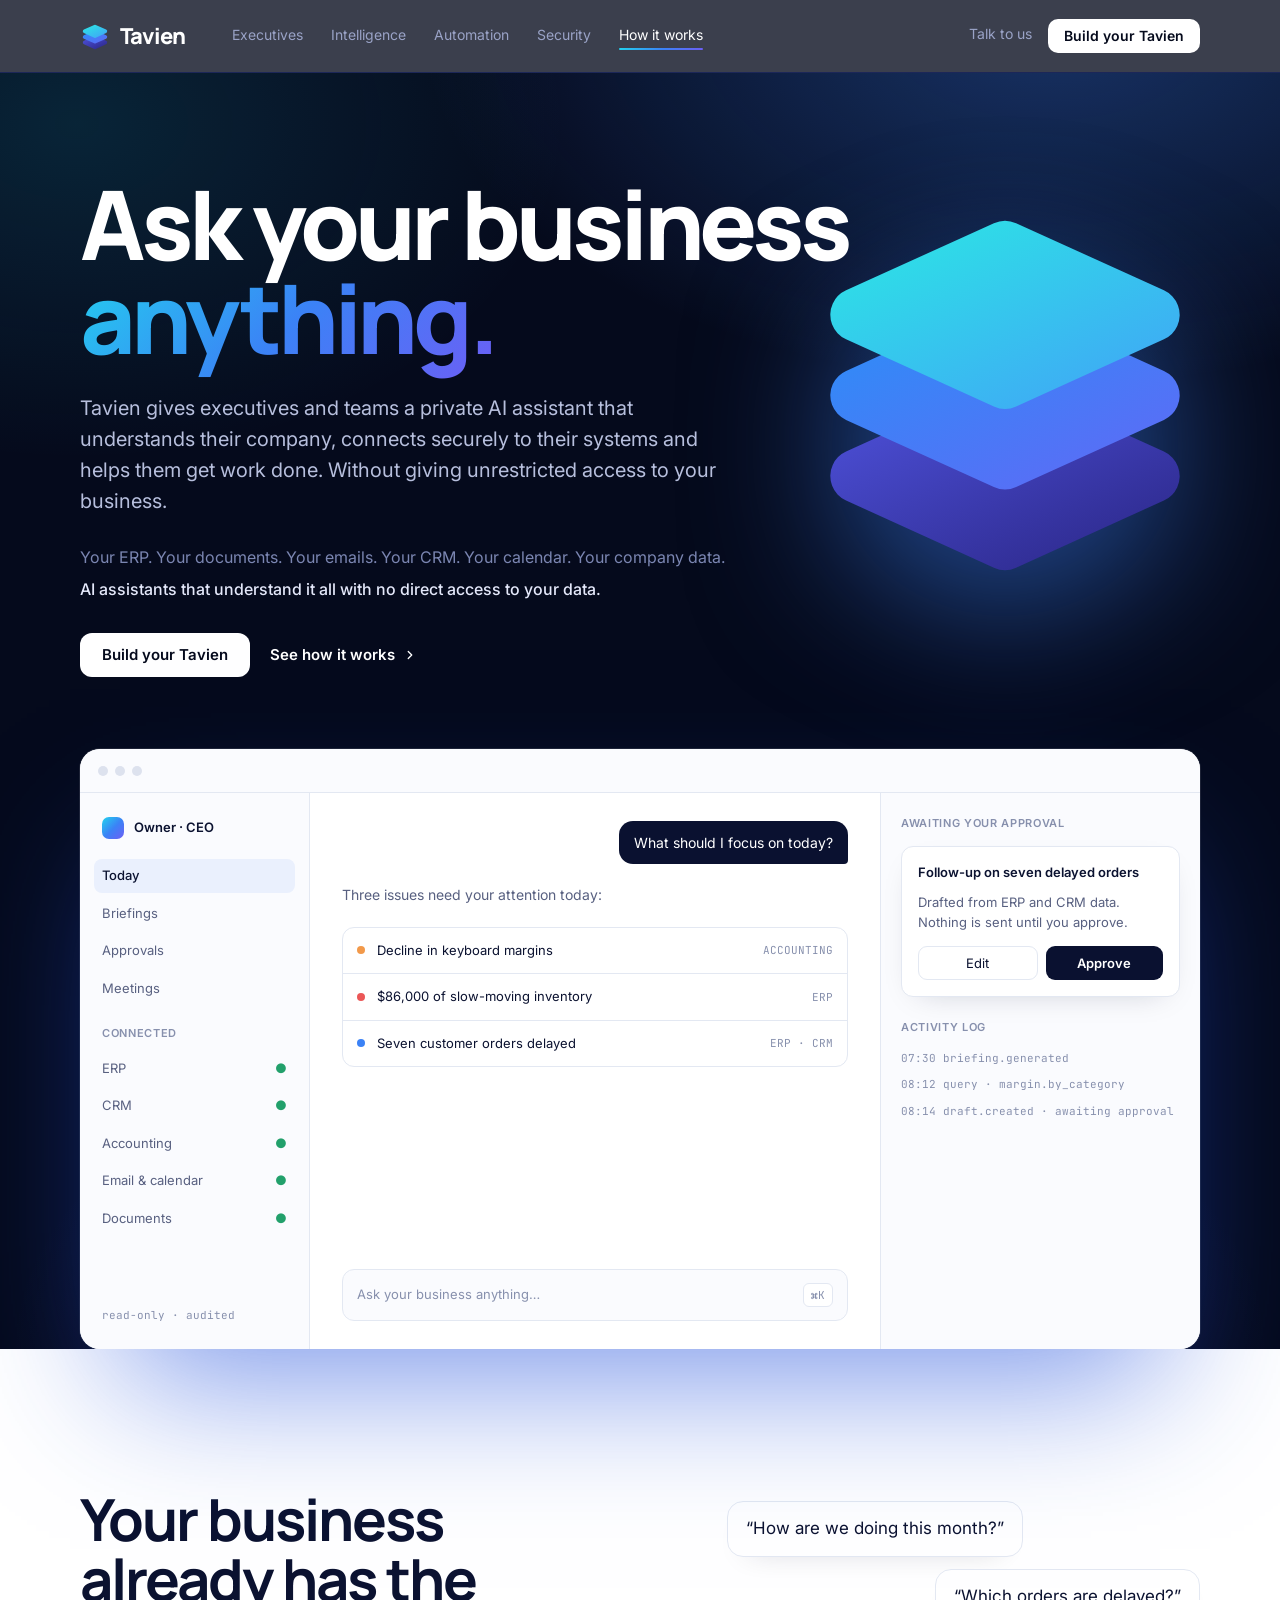
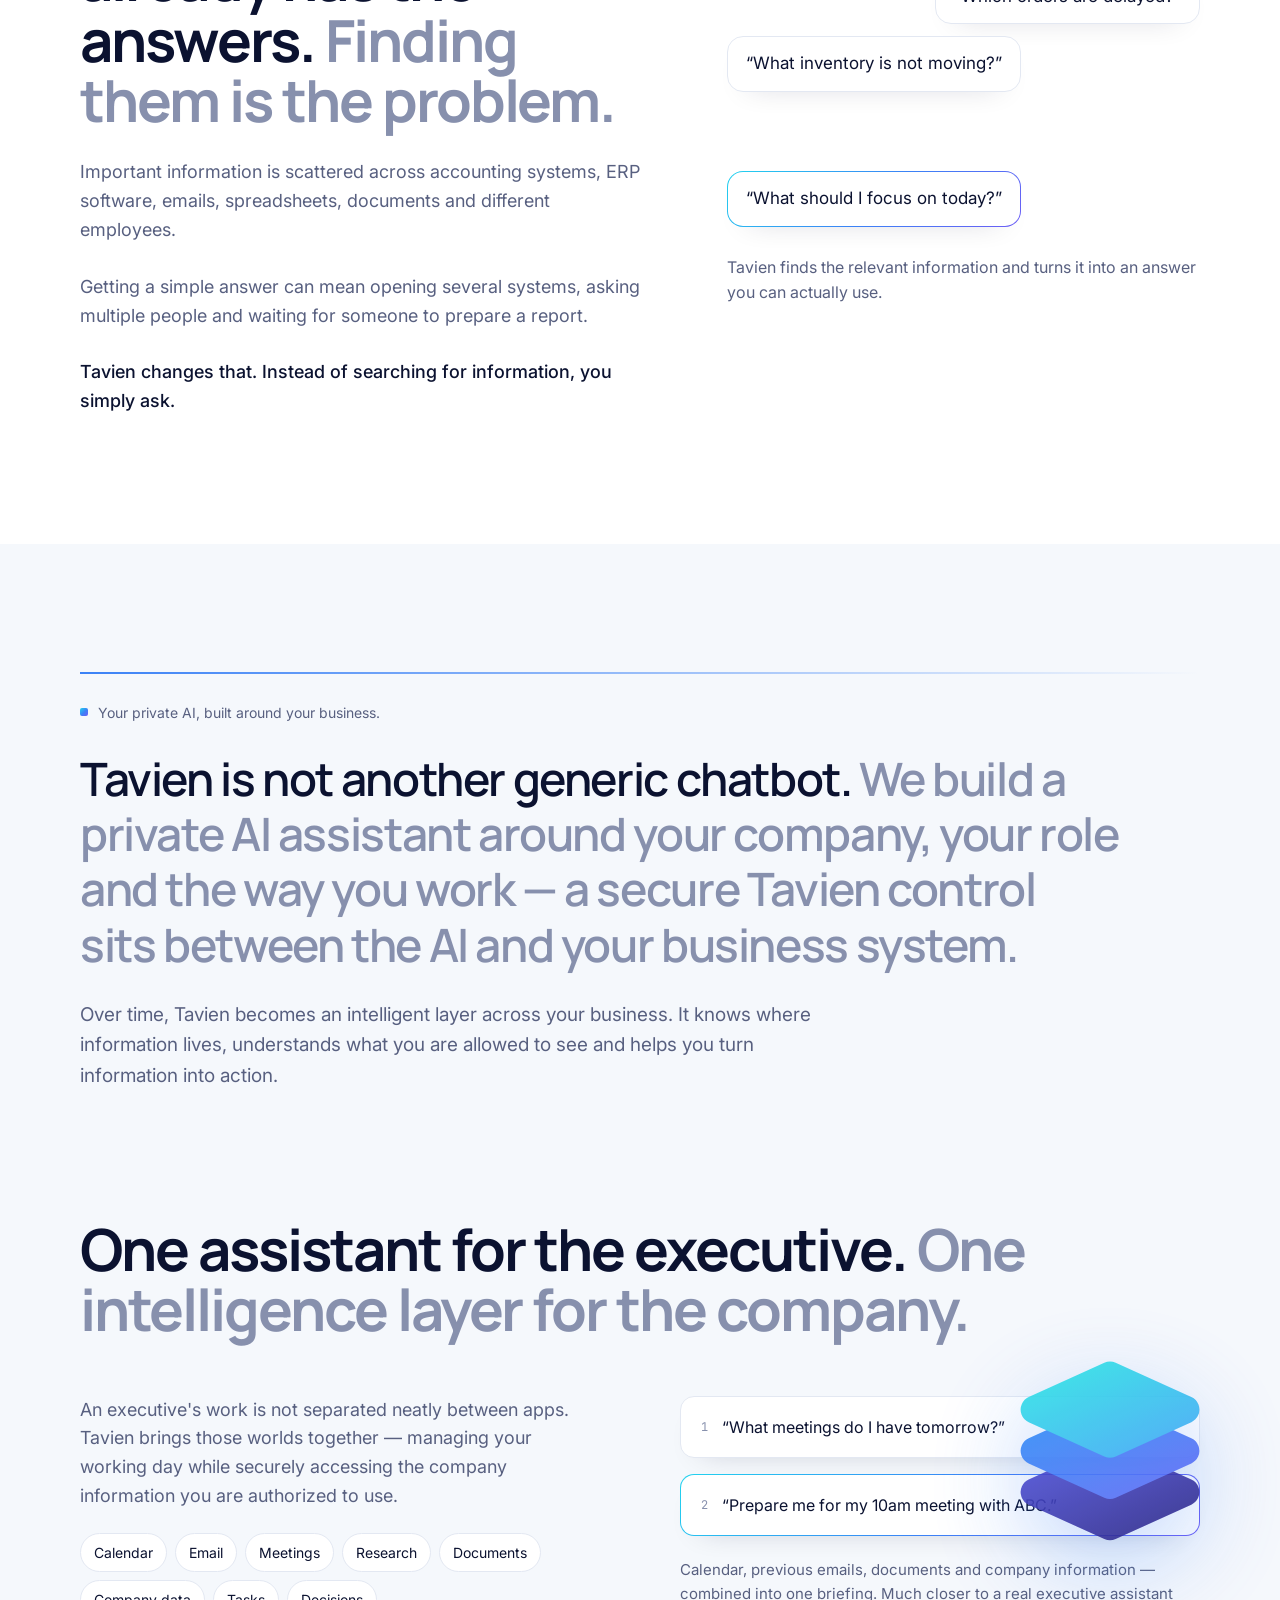
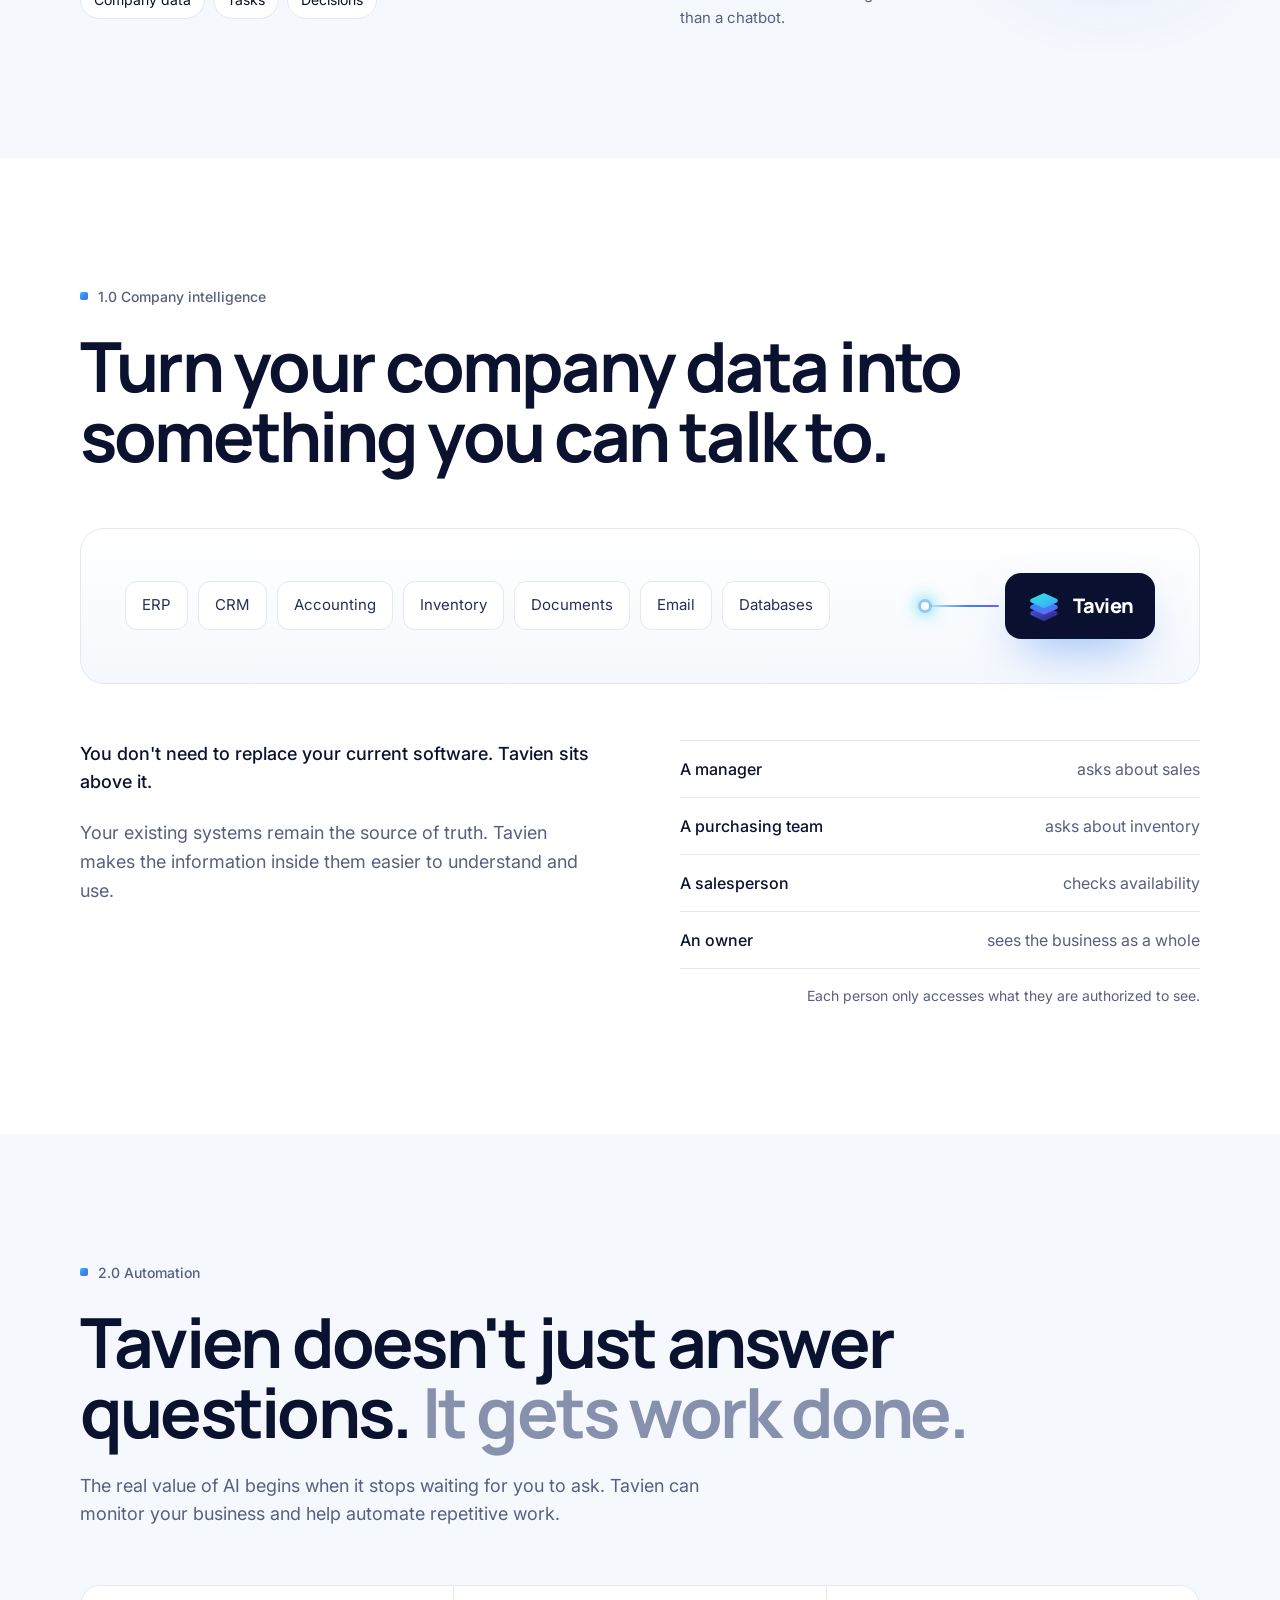
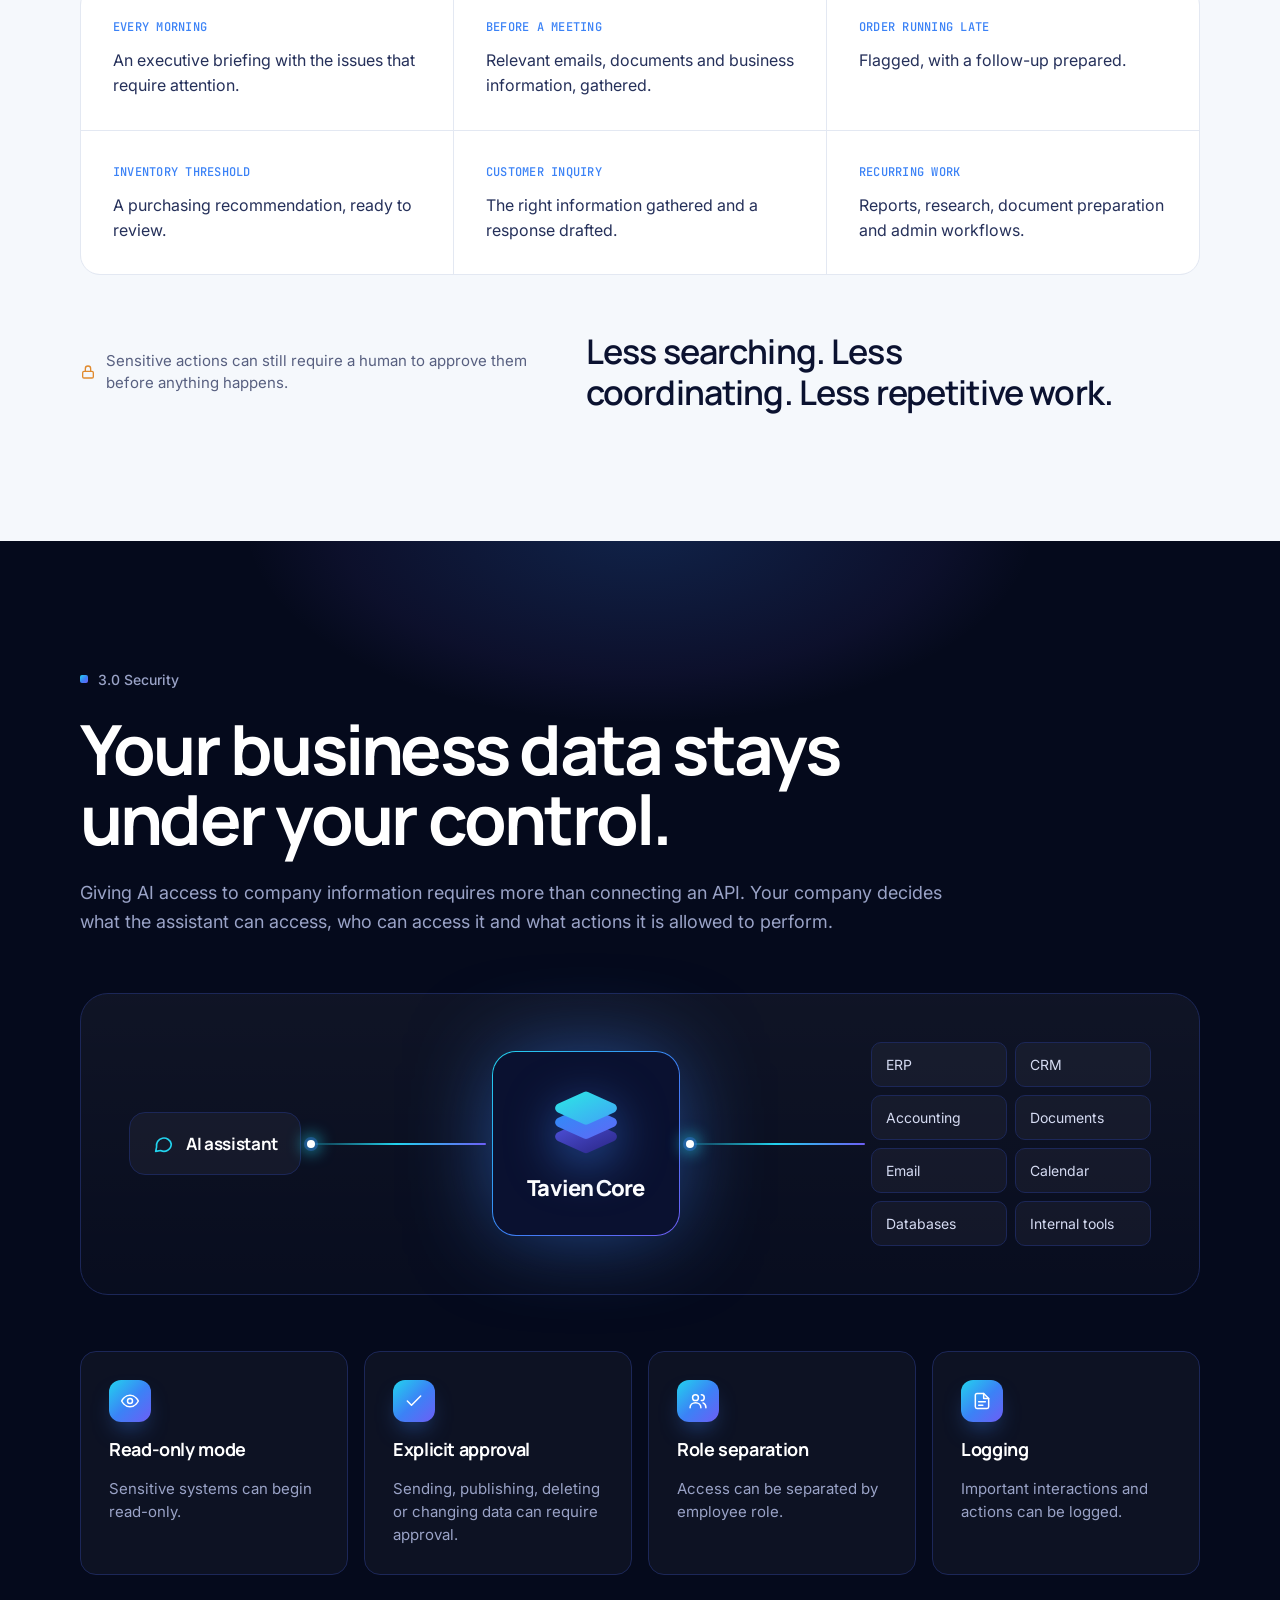
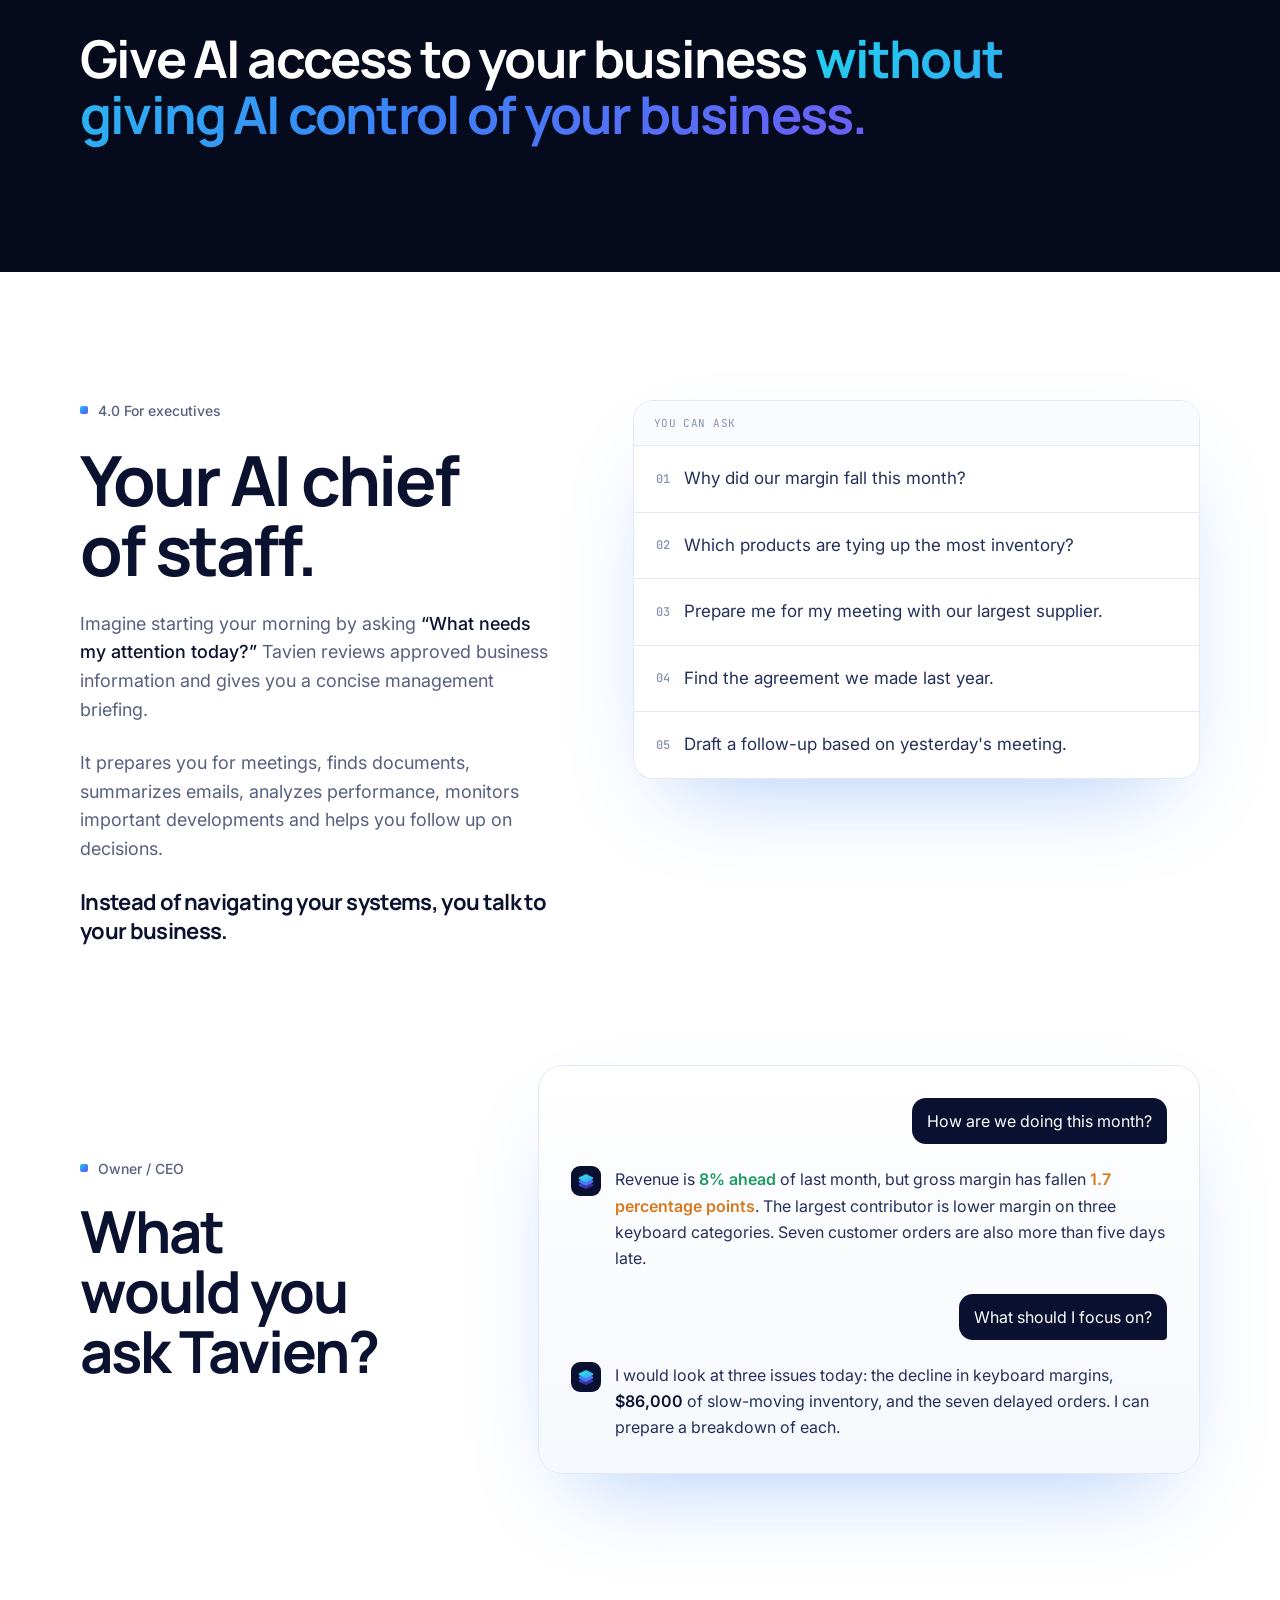
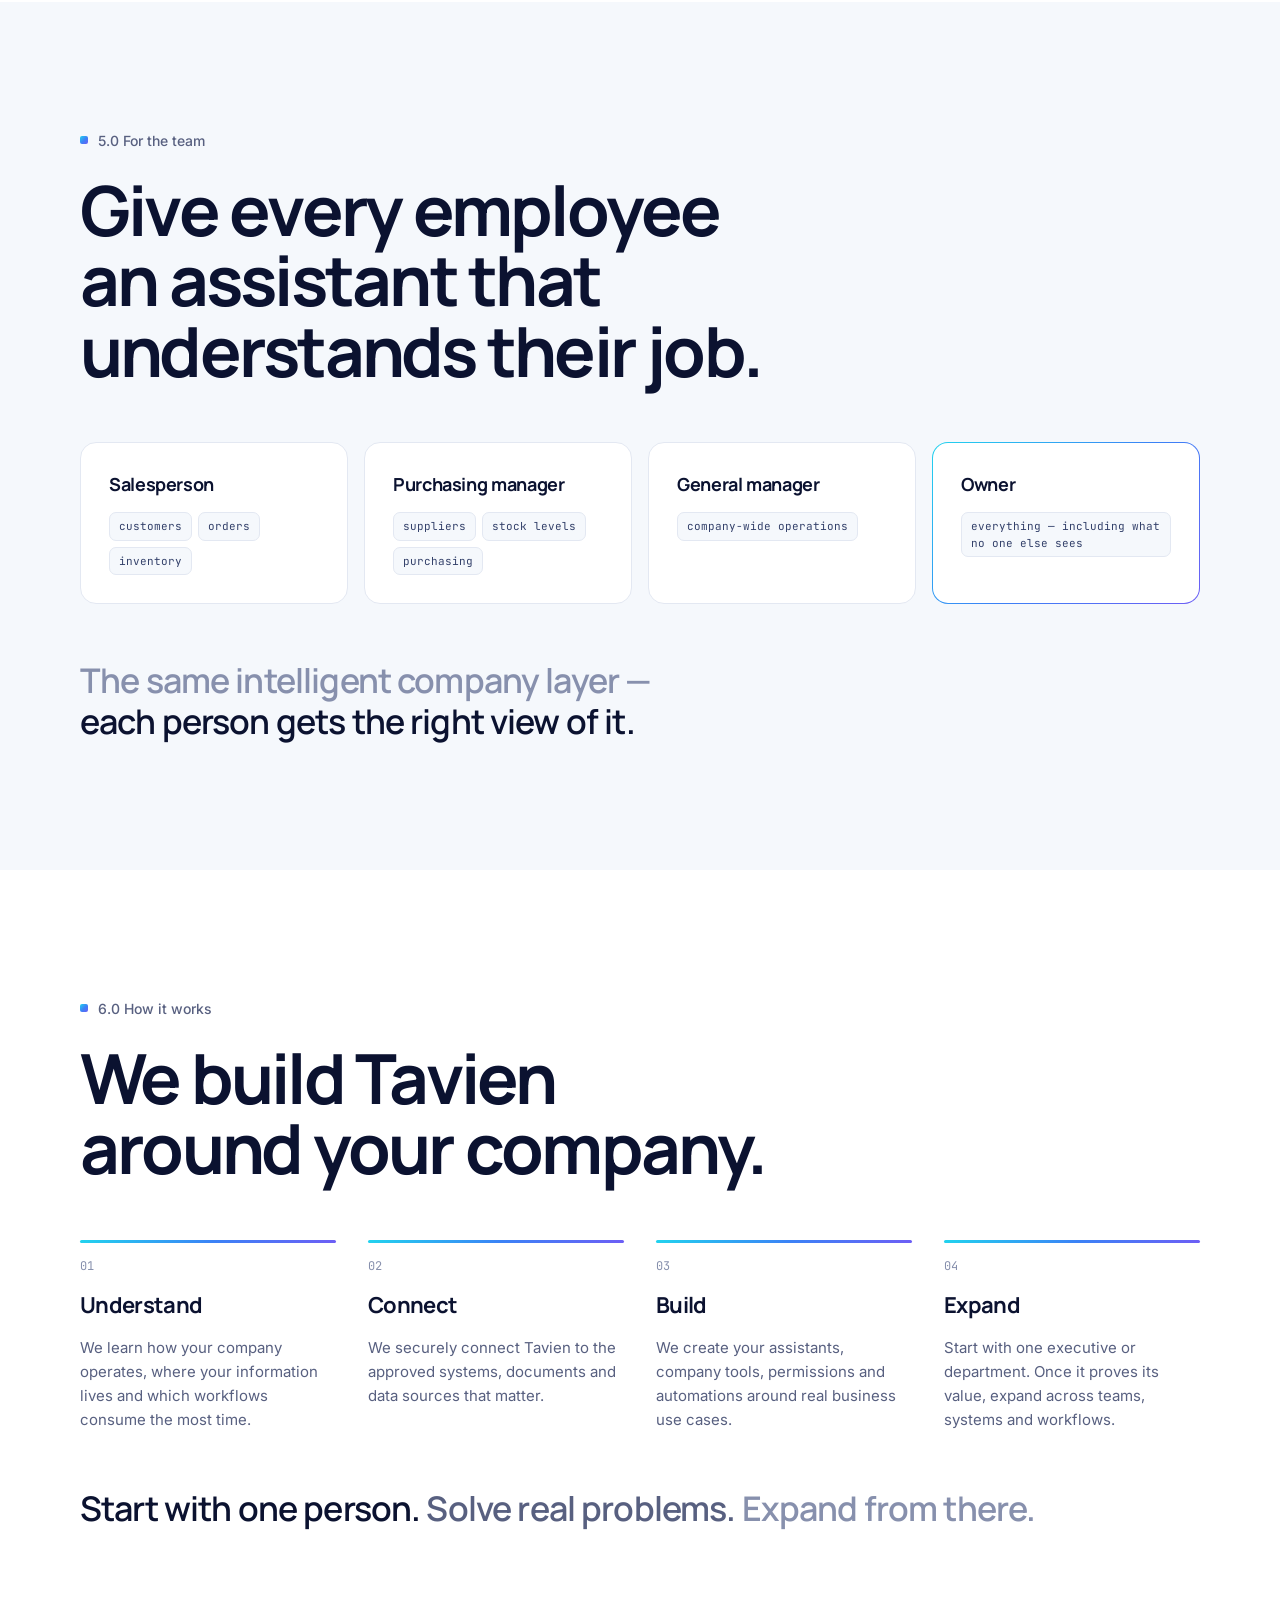
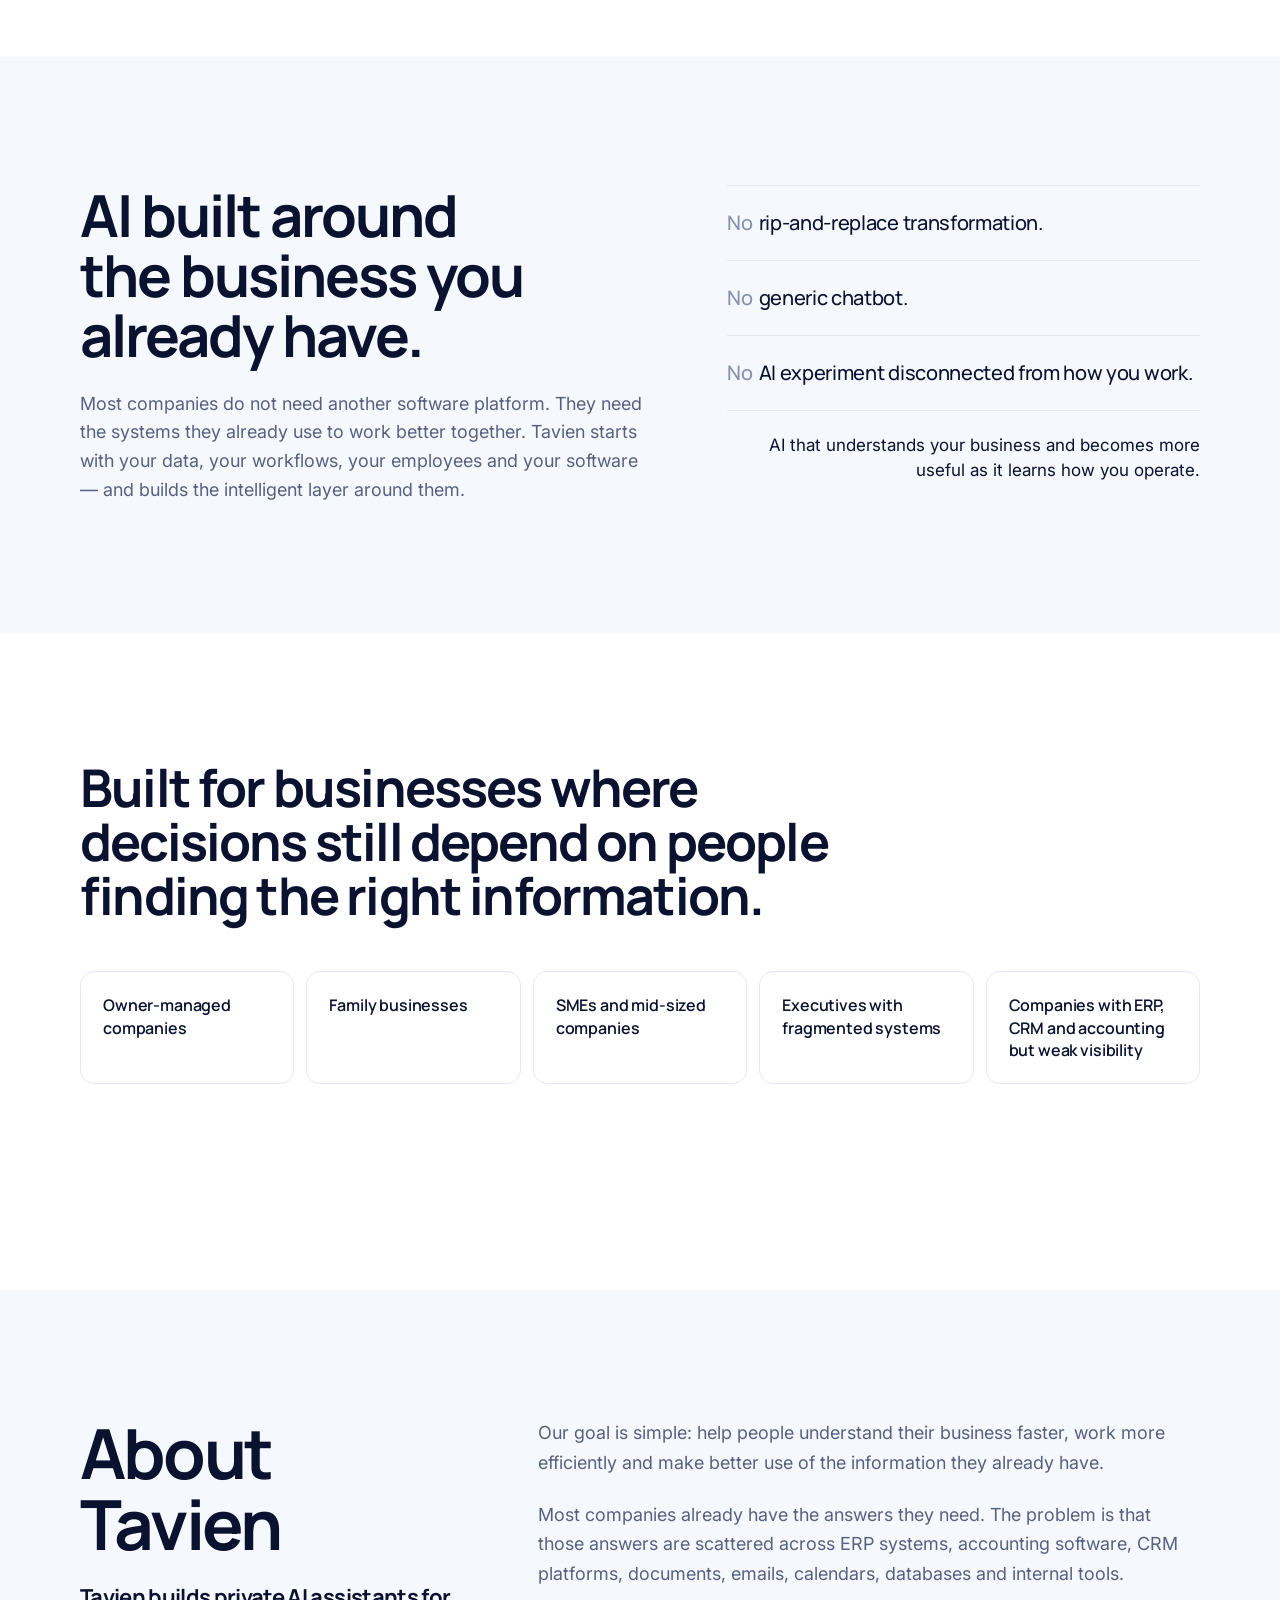
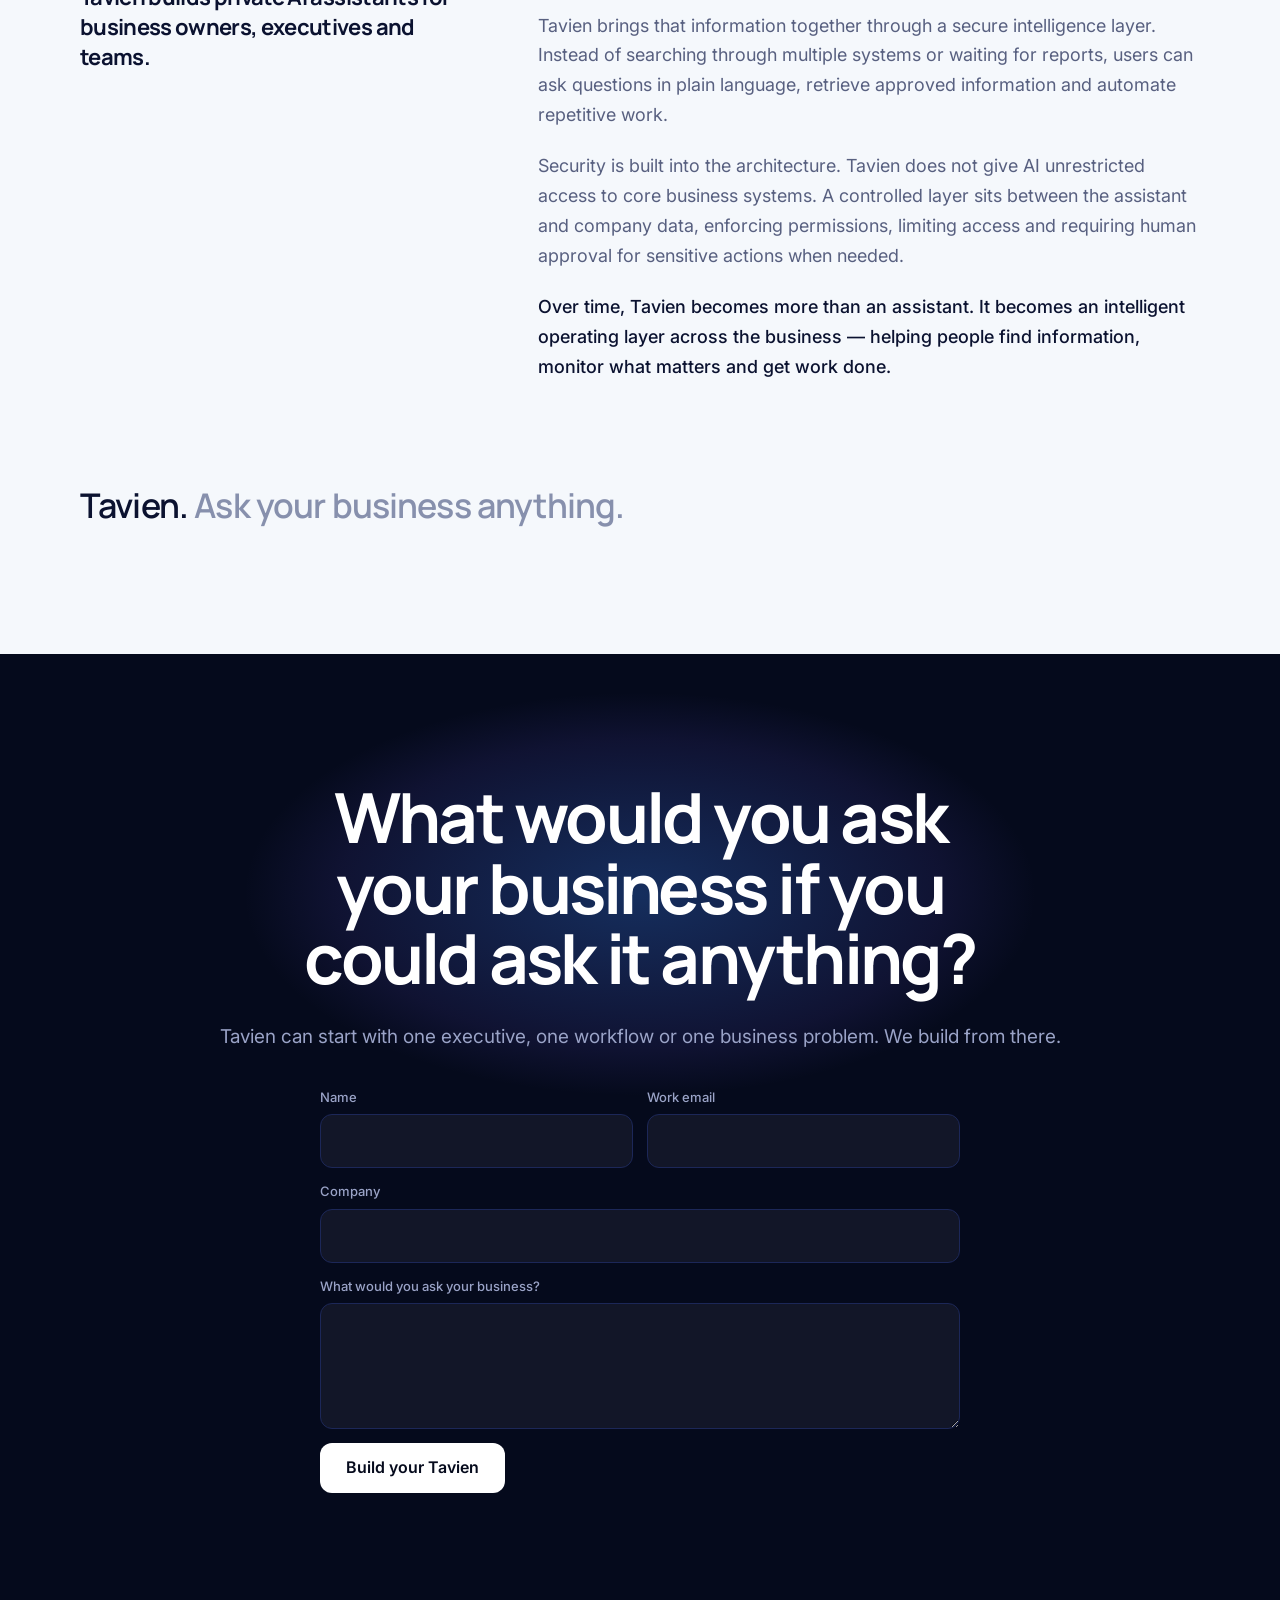
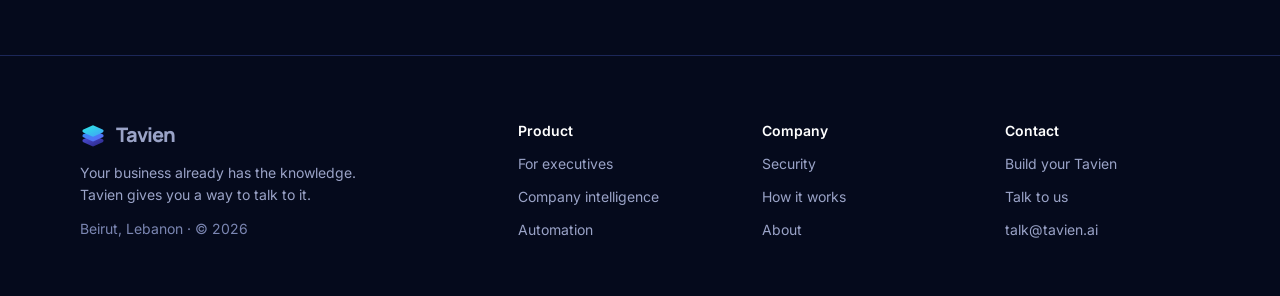
<file: index.html>
<!doctype html>
<html lang="en">
<head>
<meta charset="utf-8">
<meta name="viewport" content="width=device-width, initial-scale=1, viewport-fit=cover">
<title>Tavien — Ask your business anything</title>
<meta name="description" content="Tavien gives executives and teams a private AI assistant that understands their company, connects securely to their systems and helps them get work done.">
<meta property="og:title" content="Tavien — Ask your business anything">
<meta property="og:description" content="A private AI assistant that understands your company. Connected securely to your ERP, CRM, accounting, documents and email.">
<meta property="og:type" content="website">
<meta property="og:url" content="https://tavien.ai">
<meta property="og:image" content="https://tavien.ai/assets/og-image.png">
<meta property="twitter:card" content="summary_large_image">
<meta property="twitter:title" content="Tavien — Ask your business anything">
<meta property="twitter:description" content="A private AI assistant that understands your company. Connected securely to your ERP, CRM, accounting, documents and email.">
<meta property="twitter:image" content="https://tavien.ai/assets/og-image.png">
<link rel="canonical" href="https://tavien.ai">
<meta name="theme-color" content="#050A1C">
<link rel="icon" type="image/svg+xml" href="assets/favicon.svg">
<link rel="apple-touch-icon" href="assets/apple-touch-icon.png">
<link rel="preconnect" href="https://fonts.googleapis.com">
<link rel="preconnect" href="https://fonts.gstatic.com" crossorigin>
<link href="https://fonts.googleapis.com/css2?family=Manrope:wght@600;700;800&amp;family=Inter:wght@400;500;600&amp;family=JetBrains+Mono:wght@400;500&amp;display=swap" rel="stylesheet">
<script>document.documentElement.className+=' js'</script>
<link rel="stylesheet" href="assets/styles.css">
</head>
<body>
<div id="scrollbar"></div>

<!-- Brand mark: three connected layers. Reuse anywhere with <svg><use href="#tv-mark"/></svg> -->
<svg width="0" height="0" style="position:absolute" aria-hidden="true" focusable="false">
<defs>
<linearGradient id="gT" x1="0" y1="0" x2="1" y2="1"><stop offset="0" stop-color="#2DE1E6"/><stop offset="1" stop-color="#3FA9F5"/></linearGradient>
<linearGradient id="gM" x1="0" y1="0" x2="1" y2="1"><stop offset="0" stop-color="#2F8CF7"/><stop offset="1" stop-color="#5B6CF6"/></linearGradient>
<linearGradient id="gB" x1="0" y1="0" x2="1" y2="1"><stop offset="0" stop-color="#4C4FD6"/><stop offset="1" stop-color="#2E2A8E"/></linearGradient>
<symbol id="tv-mark" viewBox="0 0 64 64">
<g stroke-width="8" stroke-linejoin="round">
<path d="M32 36 L54 46 L32 56 L10 46 Z" fill="url(#gB)" stroke="url(#gB)"/>
<path d="M32 24 L54 34 L32 44 L10 34 Z" fill="url(#gM)" stroke="url(#gM)"/>
<path d="M32 12 L54 22 L32 32 L10 22 Z" fill="url(#gT)" stroke="url(#gT)"/>
</g>
</symbol>
</defs>
</svg>

<!-- NAV -->
<header class="site-header">
<div class="wrap">
<div class="hd-left">
<a href="#top" class="brand" aria-label="Tavien"><svg aria-hidden="true"><use href="#tv-mark"/></svg>Tavien</a>
<nav class="nav" aria-label="Main">
<a href="#executives">Executives</a>
<a href="#intelligence">Intelligence</a>
<a href="#automation">Automation</a>
<a href="#security">Security</a>
<a href="#how">How it works</a>
</nav>
</div>
<div class="hd-right">
<a href="#contact" class="hd-link">Talk to us</a>
<a href="#contact" class="btn btn-light btn-sm hide-sm">Build your Tavien</a>
<button type="button" class="hamburger" id="navToggle" aria-expanded="false" aria-label="Open menu" aria-controls="mobileNav"><span></span><span></span><span></span></button>
</div>
</div>
</header>
<nav id="mobileNav" class="mobile-nav" aria-label="Mobile">
<a href="#executives">Executives</a>
<a href="#intelligence">Intelligence</a>
<a href="#automation">Automation</a>
<a href="#security">Security</a>
<a href="#how">How it works</a>
<a href="#contact">Talk to us</a>
</nav>

<main>
<!-- 1 HERO -->
<section id="top" class="hero">
<div class="hero-bg"></div>
<div class="wrap">
<div class="hero-mark" aria-hidden="true"><svg viewBox="0 0 64 64"><use href="#tv-mark"/></svg></div>
<div class="stack g28" style="position:relative">
<h1 class="h-in">Ask your business<br><span class="grad-text">anything.</span></h1>
<p class="hero-sub h-in" style="--d:.12s">Tavien gives executives and teams a private AI assistant that understands their company, connects securely to their systems and helps them get work done. Without giving unrestricted access to your business.</p>
<div class="hero-list h-in" style="--d:.24s"><span>Your ERP. Your documents. Your emails. Your CRM. Your calendar. Your company data.</span><span>AI assistants that understand it all with no direct access to your data.</span></div>
<div class="hero-cta h-in" style="--d:.36s">
<a href="#contact" class="btn btn-light">Build your Tavien</a>
<a href="#how" class="btn btn-ghost">See how it works <svg width="14" height="14" viewBox="0 0 24 24" fill="none" stroke="currentColor" stroke-width="2.2" stroke-linecap="round" stroke-linejoin="round" aria-hidden="true"><path d="M9 6l6 6-6 6"/></svg></a>
</div>
</div>

<!-- Product mock -->
<div class="mock rv tilt" aria-hidden="true">
<div class="mock-bar"><i></i><i></i><i></i></div>
<div class="mock-body">
<div class="m-side">
<div class="who"><i></i>Owner · CEO</div>
<span class="it on">Today</span>
<span class="it">Briefings</span>
<span class="it">Approvals</span>
<span class="it">Meetings</span>
<span class="lbl">Connected</span>
<span class="it">ERP<span class="ok">●</span></span>
<span class="it">CRM<span class="ok">●</span></span>
<span class="it">Accounting<span class="ok">●</span></span>
<span class="it">Email &amp; calendar<span class="ok">●</span></span>
<span class="it">Documents<span class="ok">●</span></span>
<span class="foot">read-only · audited</span>
</div>
<div class="m-main">
<div class="bubble-u">What should I focus on today?</div>
<span class="say">Three issues need your attention today:</span>
<div class="issues">
<div><b style="background:#F2994A"></b>Decline in keyboard margins<em>ACCOUNTING</em></div>
<div><b style="background:#EB5757"></b>$86,000 of slow-moving inventory<em>ERP</em></div>
<div><b style="background:#3B82F6"></b>Seven customer orders delayed<em>ERP · CRM</em></div>
</div>
<div class="m-input">Ask your business anything…<kbd>⌘K</kbd></div>
</div>
<div class="m-r">
<span class="lbl">Awaiting your approval</span>
<div class="appr">
<b>Follow-up on seven delayed orders</b>
<span>Drafted from ERP and CRM data. Nothing is sent until you approve.</span>
<div class="row"><button type="button" tabindex="-1" class="e">Edit</button><button type="button" tabindex="-1" class="a">Approve</button></div>
</div>
<span class="lbl" style="margin-top:8px">Activity log</span>
<div class="log"><span>07:30 briefing.generated</span><span>08:12 query · margin.by_category</span><span>08:14 draft.created · awaiting approval</span></div>
</div>
</div>
</div>
</div>
</section>

<!-- 2 PROBLEM -->
<section class="sec problem">
<div class="wrap split a">
<div class="stack g28 rv">
<h2 class="h2">Your business already has the answers. <span class="dim">Finding them is the problem.</span></h2>
<p class="lead">Important information is scattered across accounting systems, ERP software, emails, spreadsheets, documents and different employees.</p>
<p class="lead">Getting a simple answer can mean opening several systems, asking multiple people and waiting for someone to prepare a report.</p>
<p class="lead" style="color:var(--ink);font-weight:500">Tavien changes that. Instead of searching for information, you simply ask.</p>
</div>
<div class="stack g12" style="padding-top:12px">
<span class="q rv">“How are we doing this month?”</span>
<span class="q r rv" style="--d:.1s">“Which orders are delayed?”</span>
<span class="q rv">“What inventory is not moving?”</span>
<span class="q r rv" style="--d:.1s">“Which customers owe us money?”</span>
<span class="q hi rv">“What should I focus on today?”</span>
<p class="small-p rv" style="--d:.1s;margin-top:16px">Tavien finds the relevant information and turns it into an answer you can actually use.</p>
</div>
</div>
</section>

<!-- 3 PRIVATE AI ASSISTANT -->
<section class="sec soft" style="overflow:hidden">
<div class="wrap stack g56" style="position:relative">
<div class="what-mark" aria-hidden="true"><svg viewBox="0 0 64 64" width="100%" height="100%"><use href="#tv-mark"/></svg></div>
<div class="stack g28">
<div class="rule rv line"></div>
<span class="eyebrow rv" style="font-weight:400">Your private AI, built around your business.</span>
<p class="big rv">Tavien is not another generic chatbot. <span class="dim">We build a private AI assistant around your company, your role and the way you work — a secure Tavien control sits between the AI and your business system.</span></p>
<p class="lead rv" style="max-width:760px;font-size:19px;--d:.1s">Over time, Tavien becomes an intelligent layer across your business. It knows where information lives, understands what you are allowed to see and helps you turn information into action.</p>
</div>
<div class="stack g56" style="padding-top:72px">
<h2 class="h2 rv" style="max-width:1000px">One assistant for the executive. <span class="dim">One intelligence layer for the company.</span></h2>
<div class="split d">
<div class="stack g22 rv">
<p class="lead">An executive's work is not separated neatly between apps. Tavien brings those worlds together — managing your working day while securely accessing the company information you are authorized to use.</p>
<div class="chips"><span class="chip">Calendar</span><span class="chip">Email</span><span class="chip">Meetings</span><span class="chip">Research</span><span class="chip">Documents</span><span class="chip">Company data</span><span class="chip">Tasks</span><span class="chip">Decisions</span></div>
</div>
<div class="stack g16 rv" style="--d:.1s">
<div class="prompt"><span class="n">1</span>“What meetings do I have tomorrow?”</div>
<div class="prompt hi"><span class="n">2</span>“Prepare me for my 10am meeting with ABC.”</div>
<p class="small-p" style="font-size:15px;margin-top:6px">Calendar, previous emails, documents and company information — combined into one briefing. Much closer to a real executive assistant than a chatbot.</p>
</div>
</div>
</div>
</div>
</section>

<!-- 4 COMPANY INTELLIGENCE -->
<section id="intelligence" class="sec">
<div class="wrap stack g56">
<div class="stack g24 rv" style="max-width:900px">
<span class="eyebrow">1.0  Company intelligence</span>
<h2 class="h2 lg">Turn your company data into something you can talk to.</h2>
</div>
<div class="flow rv">
<div class="pills"><span class="pill">ERP</span><span class="pill">CRM</span><span class="pill">Accounting</span><span class="pill">Inventory</span><span class="pill">Documents</span><span class="pill">Email</span><span class="pill">Databases</span></div>
<div class="link" aria-hidden="true"></div>
<div class="node"><svg aria-hidden="true"><use href="#tv-mark"/></svg>Tavien</div>
</div>
<div class="split d">
<div class="stack g22 rv" style="font-size:18px;line-height:1.6;color:var(--muted)">
<p style="color:var(--ink);font-weight:500">You don't need to replace your current software. Tavien sits above it.</p>
<p>Your existing systems remain the source of truth. Tavien makes the information inside them easier to understand and use.</p>
</div>
<div class="rows rv" style="--d:.1s">
<div><span>A manager</span><span>asks about sales</span></div>
<div><span>A purchasing team</span><span>asks about inventory</span></div>
<div><span>A salesperson</span><span>checks availability</span></div>
<div><span>An owner</span><span>sees the business as a whole</span></div>
<span class="foot">Each person only accesses what they are authorized to see.</span>
</div>
</div>
</div>
</section>

<!-- 5 AUTOMATION -->
<section id="automation" class="sec soft">
<div class="wrap stack g56">
<div class="stack g24 rv" style="max-width:980px">
<span class="eyebrow">2.0  Automation</span>
<h2 class="h2 lg">Tavien doesn't just answer questions. <span class="dim">It gets work done.</span></h2>
<p class="lead" style="max-width:640px">The real value of AI begins when it stops waiting for you to ask. Tavien can monitor your business and help automate repetitive work.</p>
</div>
<div class="hair rv">
<div class="cell"><span class="mono">EVERY MORNING</span><p>An executive briefing with the issues that require attention.</p></div>
<div class="cell"><span class="mono">BEFORE A MEETING</span><p>Relevant emails, documents and business information, gathered.</p></div>
<div class="cell"><span class="mono">ORDER RUNNING LATE</span><p>Flagged, with a follow-up prepared.</p></div>
<div class="cell"><span class="mono">INVENTORY THRESHOLD</span><p>A purchasing recommendation, ready to review.</p></div>
<div class="cell"><span class="mono">CUSTOMER INQUIRY</span><p>The right information gathered and a response drafted.</p></div>
<div class="cell"><span class="mono">RECURRING WORK</span><p>Reports, research, document preparation and admin workflows.</p></div>
</div>
<div class="note-row rv">
<span class="note"><svg width="16" height="16" viewBox="0 0 24 24" fill="none" stroke="#E08A2E" stroke-width="2" stroke-linecap="round" stroke-linejoin="round" aria-hidden="true"><rect x="4" y="11" width="16" height="10" rx="2"/><path d="M8 11V7a4 4 0 0 1 8 0v4"/></svg>Sensitive actions can still require a human to approve them before anything happens.</span>
<span class="big s" style="max-width:none">Less searching. Less coordinating. Less repetitive work.</span>
</div>
</div>
</section>

<!-- 6 SECURITY ARCHITECTURE -->
<section id="security" class="sec dark" style="overflow:hidden">
<div class="contact-glow" style="top:-300px;opacity:.7"></div>
<div class="wrap stack g56" style="position:relative">
<div class="stack g24 rv" style="max-width:900px">
<span class="eyebrow">3.0  Security</span>
<h2 class="h2 lg">Your business data stays under your control.</h2>
<p class="lead">Giving AI access to company information requires more than connecting an API. Your company decides what the assistant can access, who can access it and what actions it is allowed to perform.</p>
</div>
<div class="arch rv" role="img" aria-label="The AI assistant connects to Tavien Core, which connects to your ERP, CRM, accounting, documents, email, calendar, databases and internal tools.">
<div class="node-ai"><svg viewBox="0 0 24 24" fill="none" stroke="#22D3EE" stroke-width="1.8" stroke-linecap="round" stroke-linejoin="round" aria-hidden="true"><path d="M21 12a8 8 0 0 1-11.6 7.1L4 20l1-4.6A8 8 0 1 1 21 12z"/></svg>AI assistant</div>
<div class="link" aria-hidden="true"></div>
<div class="core"><svg aria-hidden="true"><use href="#tv-mark"/></svg>Tavien Core</div>
<div class="link two" aria-hidden="true"></div>
<div class="sys"><span>ERP</span><span>CRM</span><span>Accounting</span><span>Documents</span><span>Email</span><span>Calendar</span><span>Databases</span><span>Internal tools</span></div>
</div>
<div class="grid4">
<div class="card rv"><div class="ico"><svg viewBox="0 0 24 24" fill="none" stroke="#fff" stroke-width="1.8" stroke-linecap="round" stroke-linejoin="round" aria-hidden="true"><path d="M2 12s3.6-7 10-7 10 7 10 7-3.6 7-10 7S2 12 2 12z"/><circle cx="12" cy="12" r="3"/></svg></div><h3>Read-only mode</h3><p>Sensitive systems can begin read-only.</p></div>
<div class="card rv" style="--d:.06s"><div class="ico"><svg viewBox="0 0 24 24" fill="none" stroke="#fff" stroke-width="1.8" stroke-linecap="round" stroke-linejoin="round" aria-hidden="true"><path d="M20 6 9 17l-5-5"/></svg></div><h3>Explicit approval</h3><p>Sending, publishing, deleting or changing data can require approval.</p></div>
<div class="card rv" style="--d:.12s"><div class="ico"><svg viewBox="0 0 24 24" fill="none" stroke="#fff" stroke-width="1.8" stroke-linecap="round" stroke-linejoin="round" aria-hidden="true"><circle cx="9" cy="8" r="3.5"/><path d="M2.5 20c0-3.6 2.9-6 6.5-6s6.5 2.4 6.5 6M16 4.5a3.5 3.5 0 0 1 0 7M18 14.3c2 .8 3.5 2.8 3.5 5.7"/></svg></div><h3>Role separation</h3><p>Access can be separated by employee role.</p></div>
<div class="card rv" style="--d:.18s"><div class="ico"><svg viewBox="0 0 24 24" fill="none" stroke="#fff" stroke-width="1.8" stroke-linecap="round" stroke-linejoin="round" aria-hidden="true"><path d="M14 3H6a2 2 0 0 0-2 2v14a2 2 0 0 0 2 2h12a2 2 0 0 0 2-2V9z"/><path d="M14 3v6h6M8 13h8M8 17h5"/></svg></div><h3>Logging</h3><p>Important interactions and actions can be logged.</p></div>
</div>
<p class="big rv" style="font-size:clamp(30px,4.4vw,52px);font-weight:700;letter-spacing:-.035em;line-height:1.08">Give AI access to your business <span class="grad-text">without giving AI control of your business.</span></p>
</div>
</section>

<!-- 7 EXECUTIVE USE CASES -->
<section id="executives" class="sec">
<div class="wrap stack" style="gap:120px">
<div class="split b">
<div class="stack g24 rv">
<span class="eyebrow">4.0  For executives</span>
<h2 class="h2 lg">Your AI chief of staff.</h2>
<p class="lead">Imagine starting your morning by asking <span style="color:var(--ink);font-weight:500">“What needs my attention today?”</span> Tavien reviews approved business information and gives you a concise management briefing.</p>
<p class="lead">It prepares you for meetings, finds documents, summarizes emails, analyzes performance, monitors important developments and helps you follow up on decisions.</p>
<p style="font-family:var(--head);font-size:22px;font-weight:700;letter-spacing:-.03em;line-height:1.3">Instead of navigating your systems, you talk to your business.</p>
</div>
<div class="rv tilt" aria-hidden="true" style="border-radius:20px;border:1px solid var(--line);background:#fff;overflow:hidden;box-shadow:0 40px 90px -40px rgba(59,130,246,.45)">
<div class="mono" style="padding:14px 20px;border-bottom:1px solid var(--line);font-size:11px;color:var(--dim);background:#FAFBFE;letter-spacing:.04em">YOU CAN ASK</div>
<div class="rows" style="border:0">
<div style="padding:20px 22px;justify-content:flex-start;gap:14px;align-items:center"><span class="mono" style="font-size:12px;color:var(--dim)">01</span><span style="font-size:17px;font-weight:400;color:#25305A">Why did our margin fall this month?</span></div>
<div style="padding:20px 22px;justify-content:flex-start;gap:14px;align-items:center"><span class="mono" style="font-size:12px;color:var(--dim)">02</span><span style="font-size:17px;font-weight:400;color:#25305A">Which products are tying up the most inventory?</span></div>
<div style="padding:20px 22px;justify-content:flex-start;gap:14px;align-items:center"><span class="mono" style="font-size:12px;color:var(--dim)">03</span><span style="font-size:17px;font-weight:400;color:#25305A">Prepare me for my meeting with our largest supplier.</span></div>
<div style="padding:20px 22px;justify-content:flex-start;gap:14px;align-items:center"><span class="mono" style="font-size:12px;color:var(--dim)">04</span><span style="font-size:17px;font-weight:400;color:#25305A">Find the agreement we made last year.</span></div>
<div style="padding:20px 22px;justify-content:flex-start;gap:14px;align-items:center;border-bottom:0"><span class="mono" style="font-size:12px;color:var(--dim)">05</span><span style="font-size:17px;font-weight:400;color:#25305A">Draft a follow-up based on yesterday's meeting.</span></div>
</div>
</div>
</div>
<div class="split c">
<div class="stack g22 rv">
<span class="eyebrow">Owner / CEO</span>
<h2 class="h2">What would you ask Tavien?</h2>
</div>
<div class="rv tilt" aria-hidden="true" style="padding:32px;border-radius:24px;border:1px solid var(--line);background:linear-gradient(180deg,#fff,var(--soft));display:flex;flex-direction:column;gap:22px;box-shadow:0 40px 90px -40px rgba(59,130,246,.45)">
<div class="bubble-u" style="align-self:flex-end;font-size:16px">How are we doing this month?</div>
<div style="display:flex;gap:14px"><span style="flex:none;width:30px;height:30px;border-radius:9px;background:var(--navy-900);display:grid;place-items:center"><svg width="18" height="18" aria-hidden="true"><use href="#tv-mark"/></svg></span><span style="font-size:16px;line-height:1.65;color:#25305A">Revenue is <span style="color:#1C9A62;font-weight:600">8% ahead</span> of last month, but gross margin has fallen <span style="color:#D9781E;font-weight:600">1.7 percentage points</span>. The largest contributor is lower margin on three keyboard categories. Seven customer orders are also more than five days late.</span></div>
<div class="bubble-u" style="align-self:flex-end;font-size:16px">What should I focus on?</div>
<div style="display:flex;gap:14px"><span style="flex:none;width:30px;height:30px;border-radius:9px;background:var(--navy-900);display:grid;place-items:center"><svg width="18" height="18" aria-hidden="true"><use href="#tv-mark"/></svg></span><span style="font-size:16px;line-height:1.65;color:#25305A">I would look at three issues today: the decline in keyboard margins, <span style="color:var(--ink);font-weight:600">$86,000</span> of slow-moving inventory, and the seven delayed orders. I can prepare a breakdown of each.</span></div>
</div>
</div>
</div>
</section>

<!-- 8 TEAM USE CASES -->
<section class="sec soft">
<div class="wrap stack g56">
<div class="stack g24 rv" style="max-width:980px">
<span class="eyebrow">5.0  For the team</span>
<h2 class="h2 lg">Give every employee an assistant that understands their job.</h2>
</div>
<div class="grid4">
<div class="card rv"><h3>Salesperson</h3><div class="tags"><span>customers</span><span>orders</span><span>inventory</span></div></div>
<div class="card rv" style="--d:.06s"><h3>Purchasing manager</h3><div class="tags"><span>suppliers</span><span>stock levels</span><span>purchasing</span></div></div>
<div class="card rv" style="--d:.12s"><h3>General manager</h3><div class="tags"><span>company-wide operations</span></div></div>
<div class="card owner rv" style="--d:.18s"><h3>Owner</h3><div class="tags"><span>everything — including what no one else sees</span></div></div>
</div>
<p class="big s rv" style="color:var(--dim)">The same intelligent company layer — <span style="color:var(--ink)">each person gets the right view of it.</span></p>
</div>
</section>

<!-- 9 HOW IT WORKS -->
<section id="how" class="sec">
<div class="wrap stack g56">
<div class="stack g24 rv">
<span class="eyebrow">6.0  How it works</span>
<h2 class="h2 lg">We build Tavien around your company.</h2>
</div>
<div class="grid4" style="gap:32px">
<div class="step rv"><div class="bar rv line"></div><span class="mono">01</span><h3>Understand</h3><p>We learn how your company operates, where your information lives and which workflows consume the most time.</p></div>
<div class="step rv" style="--d:.06s"><div class="bar rv line"></div><span class="mono">02</span><h3>Connect</h3><p>We securely connect Tavien to the approved systems, documents and data sources that matter.</p></div>
<div class="step rv" style="--d:.12s"><div class="bar rv line"></div><span class="mono">03</span><h3>Build</h3><p>We create your assistants, company tools, permissions and automations around real business use cases.</p></div>
<div class="step rv" style="--d:.18s"><div class="bar rv line"></div><span class="mono">04</span><h3>Expand</h3><p>Start with one executive or department. Once it proves its value, expand across teams, systems and workflows.</p></div>
</div>
<p class="big s rv" style="font-size:clamp(24px,3vw,34px)">Start with one person. <span style="color:var(--muted)">Solve real problems.</span> <span class="dim">Expand from there.</span></p>
</div>
</section>

<!-- WHY TAVIEN -->
<section class="sec soft">
<div class="wrap split a">
<div class="stack g24 rv">
<h2 class="h2">AI built around the business you already have.</h2>
<p class="lead">Most companies do not need another software platform. They need the systems they already use to work better together. Tavien starts with your data, your workflows, your employees and your software — and builds the intelligent layer around them.</p>
</div>
<div class="rows rv" style="--d:.1s;justify-content:center;font-family:var(--head);letter-spacing:-.02em">
<div style="font-size:20px;justify-content:flex-start;gap:6px;padding:22px 0"><span style="color:var(--dim);font-weight:500">No</span><span style="color:var(--ink);font-weight:500;text-align:left">rip-and-replace transformation.</span></div>
<div style="font-size:20px;justify-content:flex-start;gap:6px;padding:22px 0"><span style="color:var(--dim);font-weight:500">No</span><span style="color:var(--ink);font-weight:500;text-align:left">generic chatbot.</span></div>
<div style="font-size:20px;justify-content:flex-start;gap:6px;padding:22px 0"><span style="color:var(--dim);font-weight:500">No</span><span style="color:var(--ink);font-weight:500;text-align:left">AI experiment disconnected from how you work.</span></div>
<span class="foot" style="font-family:var(--body);font-size:17px;line-height:1.5;color:var(--ink);letter-spacing:0;padding-top:22px">AI that understands your business and becomes more useful as it learns how you operate.</span>
</div>
</div>
</section>

<!-- WHO IT'S FOR -->
<section class="sec">
<div class="wrap stack" style="gap:48px">
<h2 class="h2 rv" style="max-width:1080px;font-size:clamp(32px,4.2vw,52px)">Built for businesses where decisions still depend on people finding the right information.</h2>
<div class="grid5">
<span class="who-card rv">Owner-managed companies</span>
<span class="who-card rv" style="--d:.05s">Family businesses</span>
<span class="who-card rv" style="--d:.1s">SMEs and mid-sized companies</span>
<span class="who-card rv" style="--d:.15s">Executives with fragmented systems</span>
<span class="who-card rv" style="--d:.2s">Companies with ERP, CRM and accounting but weak visibility</span>
</div>
<div class="sectors rv"><span>Distribution</span><span>Retail</span><span>Hospitality</span><span>Manufacturing</span><span>Professional services</span><span>Real estate</span><span>Logistics</span></div>
</div>
</section>

<!-- ABOUT -->
<section id="about" class="sec soft">
<div class="wrap split c" style="align-items:start">
<div class="stack g24 rv">
<h2 class="h2 lg">About Tavien</h2>
<p style="font-family:var(--head);font-size:22px;font-weight:700;letter-spacing:-.03em;line-height:1.35">Tavien builds private AI assistants for business owners, executives and teams.</p>
</div>
<div class="stack g22 rv" style="--d:.1s">
<p class="about-p">Our goal is simple: help people understand their business faster, work more efficiently and make better use of the information they already have.</p>
<p class="about-p">Most companies already have the answers they need. The problem is that those answers are scattered across ERP systems, accounting software, CRM platforms, documents, emails, calendars, databases and internal tools.</p>
<p class="about-p">Tavien brings that information together through a secure intelligence layer. Instead of searching through multiple systems or waiting for reports, users can ask questions in plain language, retrieve approved information and automate repetitive work.</p>
<p class="about-p">Security is built into the architecture. Tavien does not give AI unrestricted access to core business systems. A controlled layer sits between the assistant and company data, enforcing permissions, limiting access and requiring human approval for sensitive actions when needed.</p>
<p class="about-p" style="color:var(--ink);font-weight:500">Over time, Tavien becomes more than an assistant. It becomes an intelligent operating layer across the business — helping people find information, monitor what matters and get work done.</p>
</div>
<p class="big s rv" style="grid-column:1/-1;margin-top:24px">Tavien. <span class="dim">Ask your business anything.</span></p>
</div>
</section>

<!-- 10 CTA -->
<section id="contact" class="sec dark contact">
<div class="contact-glow"></div>
<div class="wrap">
<h2 class="h2 lg rv" style="font-size:clamp(34px,5.4vw,70px);line-height:1.02">What would you ask your business if you could ask it anything?</h2>
<p class="lead rv" style="font-size:19px;--d:.06s">Tavien can start with one executive, one workflow or one business problem. We build from there.</p>
<form class="contact-form rv" id="contactForm" name="contact" method="POST" action="https://formspree.io/f/mljdwkwj" style="--d:.1s">
<input type="hidden" name="_subject" value="New Tavien inquiry">
<input type="hidden" name="_next" value="/thanks.html">
<p style="position:absolute;left:-9999px" aria-hidden="true"><label>Leave this empty <input name="_gotcha" tabindex="-1" autocomplete="off"></label></p>
<label class="fld">Name<input type="text" name="name" autocomplete="name" required></label>
<label class="fld">Work email<input type="email" name="email" autocomplete="email" required></label>
<label class="fld full">Company<input type="text" name="company" autocomplete="organization"></label>
<label class="fld full">What would you ask your business?<textarea name="message" rows="4"></textarea></label>
<button type="submit" id="contactSubmit" class="btn btn-light full" style="justify-self:start;padding:15px 26px;font-size:16px">Build your Tavien</button>
<span id="contactStatus" class="full" role="status"></span>
</form>
</div>
</section>
</main>

<!-- FOOTER -->
<footer class="site-footer">
<div class="wrap">
<div class="col"><a href="#top" class="brand" style="font-size:20px"><svg aria-hidden="true" style="width:26px;height:26px"><use href="#tv-mark"/></svg>Tavien</a><span class="tag">Your business already has the knowledge. Tavien gives you a way to talk to it.</span><span class="loc">Beirut, Lebanon · © 2026</span></div>
<div class="col"><b>Product</b><a href="#executives">For executives</a><a href="#intelligence">Company intelligence</a><a href="#automation">Automation</a></div>
<div class="col"><b>Company</b><a href="#security">Security</a><a href="#how">How it works</a><a href="#about">About</a></div>
<div class="col"><b>Contact</b><a href="#contact">Build your Tavien</a><a href="#contact">Talk to us</a><a href="mailto:talk@tavien.ai">talk@tavien.ai</a></div>
</div>
</footer>

<script src="assets/main.js"></script>
</body>
</html>
</file>
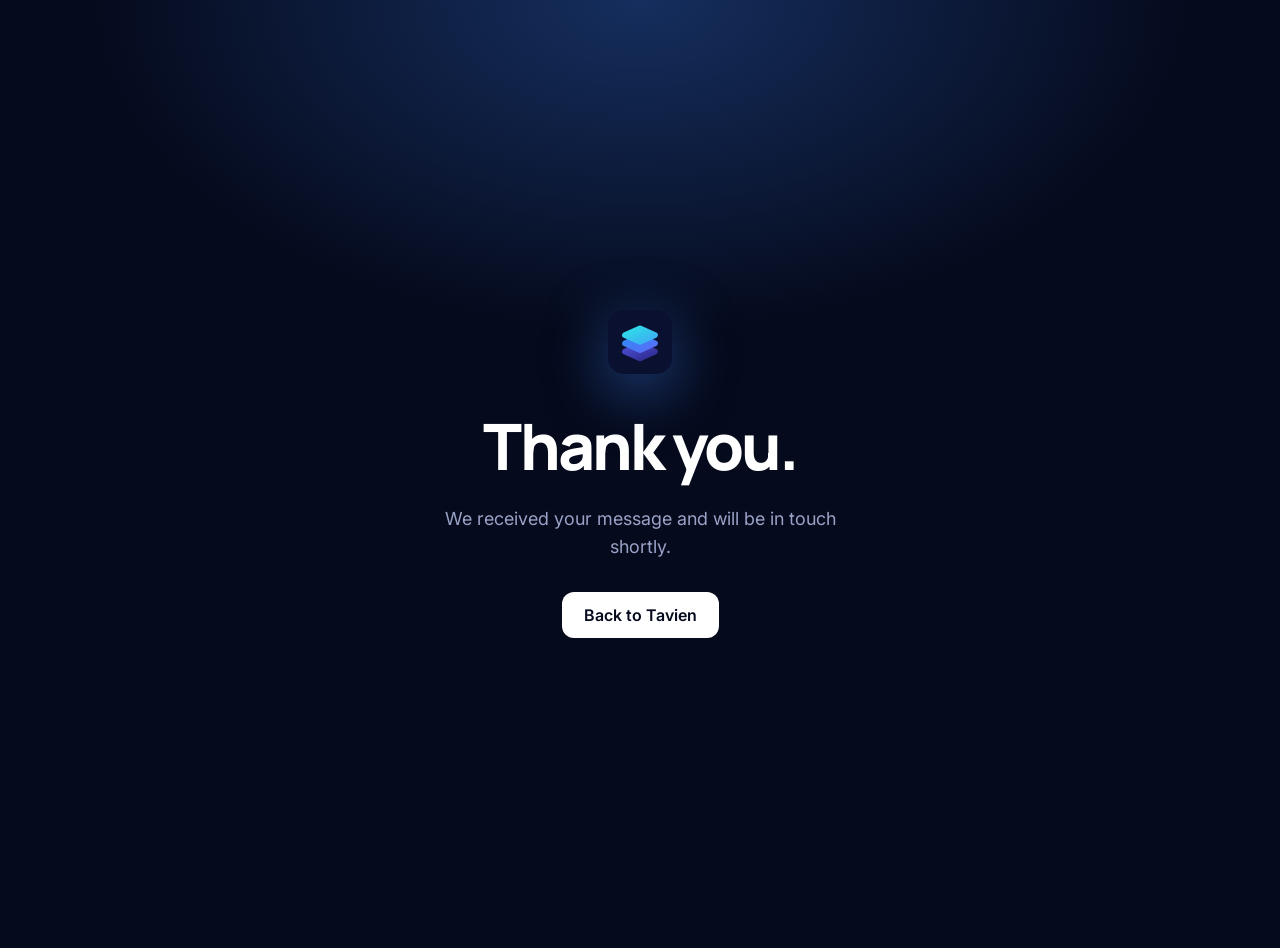
<file: thanks.html>
<!doctype html>
<html lang="en"><head><meta charset="utf-8"><meta name="viewport" content="width=device-width, initial-scale=1">
<title>Thank you — Tavien</title><meta name="robots" content="noindex">
<meta name="theme-color" content="#050A1C">
<link rel="icon" type="image/svg+xml" href="assets/favicon.svg">
<link href="https://fonts.googleapis.com/css2?family=Manrope:wght@700;800&amp;family=Inter:wght@400;500;600&amp;display=swap" rel="stylesheet">
<style>
body{margin:0;min-height:100vh;display:flex;align-items:center;justify-content:center;background:radial-gradient(800px 480px at 50% 0%,rgba(59,130,246,.3),transparent 70%),#050A1C;color:#fff;font-family:'Inter',system-ui,sans-serif;text-align:center;padding:24px}
main{display:flex;flex-direction:column;align-items:center}
img{width:64px;height:64px;margin-bottom:28px;filter:drop-shadow(0 16px 30px rgba(59,130,246,.5))}
h1{font-family:'Manrope',system-ui,sans-serif;font-size:clamp(40px,7vw,64px);font-weight:800;letter-spacing:-.045em;margin:0 0 16px}
p{color:#9AA3C7;font-size:18px;margin:0 0 32px;max-width:420px;line-height:1.55}
a{display:inline-block;padding:13px 22px;border-radius:12px;background:#fff;color:#050A1C;text-decoration:none;font-weight:600;transition:transform .2s ease,box-shadow .25s ease}
a:hover{transform:translateY(-2px);box-shadow:0 14px 34px -12px rgba(34,211,238,.55)}
</style></head>
<body><main><img src="assets/favicon.svg" alt=""><h1>Thank you.</h1><p>We received your message and will be in touch shortly.</p><a href="/">Back to Tavien</a></main></body></html>
</file>
<file: assets/styles.css>
/* Tavien — brand styles. Colours and type live in the variables below. */
:root{
 --navy-950:#050A1C;--navy-900:#0A1130;--navy-800:#111A45;
 --ink:#0B1230;--muted:#586080;--dim:#8790AD;--soft:#F5F8FC;--line:#E3E8F2;
 --dmuted:#9AA3C7;--ddim:#7B86B2;--dline:#1C2758;
 --cyan:#22D3EE;--blue:#3B82F6;--violet:#6D5EF5;
 --grad:linear-gradient(135deg,#22D3EE 0%,#3B82F6 52%,#6D5EF5 100%);
 --ease:cubic-bezier(.2,.7,.2,1);
 --head:'Manrope',system-ui,-apple-system,sans-serif;
 --body:'Inter',system-ui,-apple-system,sans-serif;
 --mono:'JetBrains Mono',ui-monospace,Menlo,monospace;
}
*,*::before,*::after{box-sizing:border-box}
html{scroll-behavior:smooth;scroll-padding-top:84px;-webkit-text-size-adjust:100%}
body{margin:0;background:#fff;color:var(--ink);font-family:var(--body);font-size:16px;line-height:1.5;-webkit-font-smoothing:antialiased;overflow-x:hidden}
a{color:inherit;text-decoration:none}
p{margin:0}
h1,h2,h3{margin:0;font-family:var(--head);text-wrap:balance}
.big{text-wrap:balance}
button,input,textarea{font:inherit}
:focus-visible{outline:2px solid var(--blue);outline-offset:3px;border-radius:6px}
.dark :focus-visible{outline-color:var(--cyan)}
.wrap{width:100%;max-width:1200px;margin:0 auto;padding:0 40px}
.sec{padding:128px 0;position:relative}
.dark{background:var(--navy-950);color:#fff}
.soft{background:var(--soft)}
.grad-text{background:var(--grad);-webkit-background-clip:text;background-clip:text;color:transparent}
.dim{color:var(--dim)}.dark .dim{color:var(--ddim)}
.mono{font-family:var(--mono)}

/* type */
.h2{font-size:clamp(34px,4.6vw,58px);line-height:1.04;letter-spacing:-.035em;font-weight:700}
.h2.lg{font-size:clamp(36px,5.4vw,72px);line-height:1.02;letter-spacing:-.04em}
.lead{font-size:18px;line-height:1.6;color:var(--muted)}
.dark .lead{color:var(--dmuted)}
.eyebrow{display:flex;align-items:center;gap:10px;font-size:14px;font-weight:500;color:var(--muted)}
.dark .eyebrow{color:var(--dmuted)}
.eyebrow::before{content:'';width:8px;height:8px;border-radius:2px;background:var(--grad)}
.stack{display:flex;flex-direction:column}
.g12{gap:12px}.g16{gap:16px}.g22{gap:22px}.g24{gap:24px}.g28{gap:28px}.g56{gap:56px}
.split{display:grid;gap:80px;align-items:start}
.split.a{grid-template-columns:minmax(0,6fr) minmax(0,5fr)}
.split.b{grid-template-columns:minmax(0,5fr) minmax(0,6fr)}
.split.c{grid-template-columns:minmax(0,4fr) minmax(0,7fr);align-items:center}
.split.d{grid-template-columns:repeat(2,minmax(0,1fr))}

/* buttons */
.btn{display:inline-flex;align-items:center;gap:8px;padding:13px 22px;border-radius:12px;font-weight:600;font-size:15px;line-height:1.2;border:0;cursor:pointer;transition:transform .2s var(--ease),box-shadow .25s ease,background .2s ease}
.btn:hover{transform:translateY(-2px)}
.btn:active{transform:translateY(0)}
.btn-light{background:#fff;color:var(--navy-950)}
.btn-light:hover{box-shadow:0 14px 34px -12px rgba(34,211,238,.55)}
.btn-ghost{color:#fff;padding-left:8px;padding-right:8px}
.btn-ghost svg{transition:transform .2s var(--ease)}
.btn-ghost:hover svg{transform:translateX(4px)}
.btn-sm{padding:9px 16px;font-size:14px;border-radius:10px}

/* header */
.site-header{position:sticky;top:0;z-index:50;background:rgba(5,10,28,.78);-webkit-backdrop-filter:saturate(1.4) blur(14px);backdrop-filter:saturate(1.4) blur(14px);border-bottom:1px solid var(--dline);color:#fff;transition:background .3s ease}
.site-header.scrolled{background:rgba(5,10,28,.92)}
.site-header .wrap{display:flex;align-items:center;justify-content:space-between;height:72px}
.hd-left,.hd-right{display:flex;align-items:center}
.hd-left{gap:48px}.hd-right{gap:16px;font-size:14px}
.brand{display:inline-flex;align-items:center;gap:10px;font-family:var(--head);font-weight:800;font-size:22px;letter-spacing:-.05em;color:#fff}
.brand svg{width:30px;height:30px}
.nav{display:flex;gap:28px;font-size:14px}
.nav a,.hd-link{color:var(--dmuted);position:relative;padding-bottom:4px;transition:color .2s}
.nav a::after{content:'';position:absolute;left:0;right:100%;bottom:-1px;height:2px;border-radius:2px;background:var(--grad);transition:right .3s var(--ease)}
.nav a:hover,.nav a.active,.hd-link:hover{color:#fff}
.nav a:hover::after,.nav a.active::after{right:0}
#scrollbar{position:fixed;top:0;left:0;height:3px;width:0;background:var(--grad);z-index:60}
.hamburger{display:none;width:38px;height:38px;border-radius:10px;border:1px solid var(--dline);background:transparent;cursor:pointer;flex-direction:column;align-items:center;justify-content:center;gap:4px;padding:0}
.hamburger span{display:block;width:16px;height:1.5px;background:#fff;transition:transform .25s ease,opacity .25s ease}
.hamburger[aria-expanded="true"] span:nth-child(1){transform:translateY(5.5px) rotate(45deg)}
.hamburger[aria-expanded="true"] span:nth-child(2){opacity:0}
.hamburger[aria-expanded="true"] span:nth-child(3){transform:translateY(-5.5px) rotate(-45deg)}
.mobile-nav{display:none;flex-direction:column;padding:6px 20px 18px;background:var(--navy-950);border-bottom:1px solid var(--dline);position:sticky;top:72px;z-index:49}
.mobile-nav a{padding:13px 4px;font-size:16px;color:#D5DBF2;border-bottom:1px solid var(--dline)}
.mobile-nav a:last-child{border-bottom:0}
.mobile-nav.open{display:flex}

/* hero */
.hero{position:relative;background:var(--navy-950);color:#fff;padding:104px 0 0}
.hero-bg{position:absolute;inset:0;overflow:hidden;pointer-events:none;background:
 radial-gradient(900px 520px at 82% -4%,rgba(59,130,246,.34),transparent 70%),
 radial-gradient(700px 480px at 6% 4%,rgba(34,211,238,.13),transparent 70%),
 radial-gradient(900px 500px at 50% 100%,rgba(109,94,245,.22),transparent 70%)}
.hero .wrap{position:relative}
.hero h1{font-size:clamp(46px,8.2vw,96px);line-height:.98;letter-spacing:-.05em;font-weight:800;max-width:860px}
.hero-sub{max-width:640px;font-size:20px;line-height:1.55;color:#B7BFDD}
.hero-list{display:flex;flex-direction:column;gap:8px;font-size:16px}
.hero-list span:first-child{color:var(--ddim)}
.hero-list span:last-child{color:#E4E8FA;font-weight:500}
.hero-cta{display:flex;flex-wrap:wrap;gap:12px;align-items:center;margin-top:4px}
.hero-mark{position:absolute;right:20px;top:-10px;width:min(430px,38vw);aspect-ratio:1;pointer-events:none;filter:drop-shadow(0 50px 70px rgba(59,130,246,.5));transition:transform .4s var(--ease)}
.hero-mark svg{width:100%;height:100%;animation:float 9s ease-in-out infinite}
@keyframes float{0%,100%{transform:translateY(0)}50%{transform:translateY(-14px)}}

/* product mock */
.mock{position:relative;z-index:2;margin:72px auto -150px;max-width:1120px;height:600px;background:#fff;border-radius:20px;overflow:hidden;color:var(--ink);box-shadow:0 70px 140px -40px rgba(34,80,220,.6),0 0 0 1px rgba(255,255,255,.1);isolation:isolate}
.mock::after{content:'';position:absolute;inset:0;pointer-events:none;opacity:0;transition:opacity .3s ease;background:radial-gradient(340px circle at var(--mx,50%) var(--my,50%),rgba(59,130,246,.10),transparent 70%)}
.mock:hover::after{opacity:1}
.mock-bar{height:44px;border-bottom:1px solid var(--line);display:flex;align-items:center;gap:7px;padding:0 18px;background:#FAFBFE}
.mock-bar i{width:10px;height:10px;border-radius:50%;background:#DDE2EE}
.mock-body{display:grid;grid-template-columns:230px minmax(0,1fr) 320px;height:calc(100% - 44px)}
.m-side{border-right:1px solid var(--line);padding:18px 14px;display:flex;flex-direction:column;gap:4px;font-size:13px;color:var(--muted);background:#FAFBFE}
.m-side .who{display:flex;align-items:center;gap:10px;padding:6px 8px 16px;color:var(--ink);font-weight:600}
.m-side .who i{width:22px;height:22px;border-radius:7px;background:var(--grad)}
.m-side span.it{padding:7px 8px;display:flex;justify-content:space-between;border-radius:8px}
.m-side span.on{background:#EAF0FD;color:var(--ink);font-weight:500}
.m-side .lbl,.m-r .lbl{font-size:11px;font-weight:600;letter-spacing:.06em;text-transform:uppercase;color:var(--dim);padding:16px 8px 6px}
.m-side .ok{color:#22A06B}
.m-side .foot{margin-top:auto;padding:8px;font-family:var(--mono);font-size:11px;color:var(--dim)}
.m-main{padding:28px 32px;display:flex;flex-direction:column;gap:20px}
.bubble-u{align-self:flex-end;padding:11px 15px;border-radius:14px 14px 4px 14px;background:var(--navy-900);color:#fff;font-size:14px}
.m-main .say{font-size:14px;line-height:1.6;color:var(--muted)}
.issues{display:flex;flex-direction:column;border:1px solid var(--line);border-radius:12px;overflow:hidden;font-size:13px;background:#fff}
.issues div{display:flex;align-items:center;gap:12px;padding:13px 14px;border-bottom:1px solid var(--line)}
.issues div:last-child{border-bottom:0}
.issues b{width:8px;height:8px;border-radius:50%}
.issues em{margin-left:auto;font-style:normal;font-family:var(--mono);font-size:11px;color:var(--dim)}
.m-input{margin-top:auto;display:flex;align-items:center;gap:10px;padding:13px 14px;border-radius:12px;border:1px solid var(--line);background:#FAFBFE;font-size:13px;color:var(--dim)}
.m-input kbd{margin-left:auto;padding:3px 7px;border-radius:6px;border:1px solid var(--line);font-family:var(--mono);font-size:11px;background:#fff}
.m-r{border-left:1px solid var(--line);padding:22px 20px;display:flex;flex-direction:column;gap:14px;font-size:13px;background:#FAFBFE}
.m-r .lbl{padding:0}
.appr{padding:16px;border-radius:12px;border:1px solid var(--line);background:#fff;display:flex;flex-direction:column;gap:10px;box-shadow:0 10px 30px -18px rgba(11,18,48,.25)}
.appr b{font-weight:600}.appr span{line-height:1.55;color:var(--muted)}
.appr .row{display:flex;gap:8px;margin-top:4px}
.appr button{flex:1;height:34px;border-radius:9px;font-size:13px;cursor:default}
.appr .e{border:1px solid var(--line);background:#fff;color:var(--ink)}
.appr .a{border:0;background:var(--navy-900);color:#fff;font-weight:600}
.m-r .log{display:flex;flex-direction:column;gap:10px;font-family:var(--mono);font-size:11px;line-height:1.5;color:var(--dim)}

/* problem */
.problem{padding-top:290px}
.q{padding:14px 18px;border-radius:16px;background:#fff;border:1px solid var(--line);font-size:17px;color:var(--ink);box-shadow:0 12px 30px -22px rgba(11,18,48,.3);width:fit-content;max-width:100%}
.q.r{align-self:flex-end}
.q.hi{border-color:transparent;background:linear-gradient(#fff,#fff) padding-box,var(--grad) border-box;border:1px solid transparent}
.small-p{font-size:16px;line-height:1.6;color:var(--muted)}

/* what is */
.rule{height:2px;background:linear-gradient(90deg,var(--blue),rgba(59,130,246,0));transform-origin:left}
.big{font-family:var(--head);font-size:clamp(26px,3.6vw,46px);font-weight:600;line-height:1.2;letter-spacing:-.03em;max-width:1120px}
.big.s{font-size:clamp(24px,2.7vw,34px);letter-spacing:-.025em;font-weight:600}
.what-mark{position:absolute;right:max(20px,calc(50% - 600px));bottom:70px;width:220px;opacity:.9;pointer-events:none;filter:drop-shadow(0 30px 50px rgba(59,130,246,.35))}

/* chips / cards */
.chips{display:flex;flex-wrap:wrap;gap:8px;font-size:14px}
.chip{padding:8px 13px;border-radius:999px;border:1px solid var(--line);background:#fff;transition:border-color .2s,transform .2s var(--ease)}
.chip:hover{border-color:var(--blue);transform:translateY(-2px)}
.prompt{display:flex;align-items:center;gap:14px;padding:18px 20px;border-radius:14px;border:1px solid var(--line);background:#fff;font-size:16px;box-shadow:0 12px 30px -22px rgba(11,18,48,.3)}
.prompt .n{font-family:var(--mono);font-size:12px;color:var(--dim)}
.prompt.hi{border-color:transparent;background:linear-gradient(#fff,#fff) padding-box,var(--grad) border-box;border:1px solid transparent}
.card{padding:28px;border-radius:16px;border:1px solid var(--line);background:#fff;display:flex;flex-direction:column;gap:14px;transition:transform .3s var(--ease),border-color .3s,box-shadow .3s,background .3s}
.card:hover{transform:translateY(-6px);border-color:rgba(59,130,246,.5);box-shadow:0 26px 50px -30px rgba(59,130,246,.5)}
.dark .card{background:rgba(255,255,255,.03);border-color:var(--dline)}
.dark .card:hover{background:rgba(255,255,255,.06);border-color:rgba(34,211,238,.5);box-shadow:0 26px 60px -30px rgba(34,211,238,.4)}
.card h3{font-size:18px;font-weight:700;letter-spacing:-.02em}
.card p{font-size:15px;line-height:1.55;color:var(--muted)}
.dark .card p{color:var(--dmuted)}
.ico{width:42px;height:42px;border-radius:12px;background:var(--grad);display:grid;place-items:center;box-shadow:0 12px 24px -10px rgba(59,130,246,.7)}
.ico svg{width:20px;height:20px}
.grid4{display:grid;grid-template-columns:repeat(4,minmax(0,1fr));gap:16px}
.grid5{display:grid;grid-template-columns:repeat(5,minmax(0,1fr));gap:12px}
.tags{display:flex;flex-wrap:wrap;gap:6px;font-family:var(--mono);font-size:11px}
.tags span{padding:5px 9px;border-radius:7px;border:1px solid var(--line);background:var(--soft);color:#33406A}
.card.owner{border-color:transparent;background:linear-gradient(#fff,#fff) padding-box,var(--grad) border-box;border:1px solid transparent}
.who-card{padding:22px;border-radius:14px;border:1px solid var(--line);background:#fff;font-size:16px;font-weight:600;line-height:1.4;font-family:var(--head);letter-spacing:-.01em;transition:transform .3s var(--ease),border-color .3s,box-shadow .3s}
.who-card:hover{transform:translateY(-5px);border-color:rgba(59,130,246,.5);box-shadow:0 22px 40px -28px rgba(59,130,246,.5)}
.sectors{display:flex;flex-wrap:wrap;gap:12px 36px;font-family:var(--head);font-size:20px;font-weight:600;letter-spacing:-.02em;color:var(--dim)}

/* flow (company intelligence) */
.flow{display:grid;grid-template-columns:minmax(0,1fr) 90px auto;align-items:center;gap:0;padding:44px;border:1px solid var(--line);border-radius:24px;background:linear-gradient(180deg,#fff,var(--soft))}
.flow .pills{display:flex;flex-wrap:wrap;gap:10px}
.pill{padding:12px 16px;border-radius:12px;border:1px solid var(--line);background:#fff;font-size:15px;color:#25305A;transition:transform .2s var(--ease),border-color .2s,box-shadow .2s}
.pill:hover{transform:translateY(-3px);border-color:var(--blue);box-shadow:0 12px 24px -16px rgba(59,130,246,.6)}
.link{height:2px;background:linear-gradient(90deg,rgba(34,211,238,0),var(--blue) 60%,var(--violet));position:relative;border-radius:2px;margin:0 6px}
.link::after{content:'';position:absolute;top:50%;left:0;width:8px;height:8px;margin-top:-4px;border-radius:50%;background:#fff;box-shadow:0 0 0 3px rgba(59,130,246,.35),0 0 16px 4px rgba(34,211,238,.8);animation:travel 2.8s ease-in-out infinite}
@keyframes travel{0%{left:0;opacity:0}15%{opacity:1}85%{opacity:1}100%{left:calc(100% - 8px);opacity:0}}
.node{display:flex;align-items:center;gap:12px;padding:16px 22px;border-radius:16px;background:var(--navy-900);color:#fff;font-family:var(--head);font-weight:800;font-size:20px;letter-spacing:-.04em;box-shadow:0 20px 50px -18px rgba(59,130,246,.75)}
.node svg{width:34px;height:34px}
.rows{display:flex;flex-direction:column;border-top:1px solid var(--line);font-size:16px}
.rows div{display:flex;justify-content:space-between;gap:16px;padding:16px 0;border-bottom:1px solid var(--line)}
.rows span:first-child{color:var(--ink);font-weight:500}.rows span:last-child{color:var(--muted);text-align:right}
.rows .foot{display:block;padding-top:16px;border:0;font-size:14px;color:var(--dim)}

/* automation */
.hair{display:grid;grid-template-columns:repeat(3,minmax(0,1fr));gap:1px;background:var(--line);border:1px solid var(--line);border-radius:20px;overflow:hidden}
.cell{padding:32px;background:#fff;display:flex;flex-direction:column;gap:12px;position:relative;transition:background .3s ease}
.cell::before{content:'';position:absolute;left:0;right:0;top:0;height:2px;background:var(--grad);transform:scaleX(0);transform-origin:left;transition:transform .5s var(--ease)}
.cell:hover{background:#F8FAFF}.cell:hover::before{transform:scaleX(1)}
.cell .mono{font-size:12px;color:var(--blue);font-weight:500;letter-spacing:.02em}
.cell p{font-size:16px;line-height:1.55;color:#25305A}
.note-row{display:flex;justify-content:space-between;align-items:center;gap:48px}
.note{display:flex;align-items:center;gap:10px;font-size:15px;color:var(--muted)}
.note svg{flex:none}

/* security architecture */
.arch{display:grid;grid-template-columns:auto minmax(40px,1fr) auto minmax(40px,1fr) auto;align-items:center;padding:48px;border:1px solid var(--dline);border-radius:28px;background:linear-gradient(180deg,rgba(255,255,255,.045),rgba(255,255,255,.01));position:relative}
.arch .node-ai{display:flex;align-items:center;gap:12px;padding:18px 22px;border-radius:16px;border:1px solid var(--dline);background:rgba(255,255,255,.04);font-family:var(--head);font-weight:700;font-size:17px;letter-spacing:-.02em}
.arch .node-ai svg{width:22px;height:22px}
.core{display:flex;flex-direction:column;align-items:center;gap:14px;padding:30px 34px;border-radius:24px;background:linear-gradient(var(--navy-900),var(--navy-900)) padding-box,var(--grad) border-box;border:1px solid transparent;box-shadow:0 0 90px -10px rgba(59,130,246,.6);font-family:var(--head);font-weight:800;font-size:22px;letter-spacing:-.04em}
.core svg{width:76px;height:76px;filter:drop-shadow(0 12px 24px rgba(59,130,246,.55))}
.arch .link{background:linear-gradient(90deg,rgba(34,211,238,.1),var(--cyan) 50%,var(--violet))}
.arch .link.two::after{animation-delay:1.4s}
.sys{display:grid;grid-template-columns:repeat(2,minmax(0,1fr));gap:8px;min-width:280px}
.sys span{padding:11px 14px;border-radius:10px;border:1px solid var(--dline);background:rgba(255,255,255,.04);font-size:14px;color:#D5DBF2;transition:border-color .2s,background .2s,transform .2s var(--ease)}
.sys span:hover{border-color:rgba(34,211,238,.6);background:rgba(34,211,238,.08);transform:translateY(-2px)}

/* how */
.step{display:flex;flex-direction:column;gap:14px}
.step .bar{height:3px;border-radius:3px;background:var(--grad);transform-origin:left}
.step .mono{font-size:12px;color:var(--dim)}
.step h3{font-size:22px;font-weight:700;letter-spacing:-.03em}
.step p{font-size:15px;line-height:1.6;color:var(--muted)}

/* about */
.about-p{font-size:18px;line-height:1.65;color:var(--muted)}

/* contact */
.contact{text-align:center;overflow:hidden}
.contact-glow{position:absolute;left:50%;top:-40px;width:1100px;height:560px;margin-left:-550px;border-radius:50%;background:radial-gradient(closest-side,rgba(59,130,246,.3),rgba(109,94,245,.1) 55%,transparent 72%);pointer-events:none}
.contact .wrap{position:relative;display:flex;flex-direction:column;align-items:center;gap:28px}
.contact h2{max-width:1000px}
.contact-form{width:100%;max-width:640px;display:grid;grid-template-columns:repeat(2,minmax(0,1fr));gap:14px;text-align:left;margin-top:8px}
.fld{display:flex;flex-direction:column;gap:7px;font-size:13px;font-weight:500;color:var(--dmuted)}
.fld input,.fld textarea{font-size:16px;color:#fff;background:rgba(255,255,255,.05);border:1px solid var(--dline);border-radius:12px;padding:14px 15px;resize:vertical;transition:border-color .2s,background .2s,box-shadow .2s}
.fld input:focus,.fld textarea:focus{outline:none;border-color:var(--cyan);background:rgba(255,255,255,.08);box-shadow:0 0 0 4px rgba(34,211,238,.14)}
.contact-form .full{grid-column:1/-1}
#contactStatus{font-size:14px;color:var(--dmuted);min-height:20px}

/* footer */
.site-footer{background:var(--navy-950);color:#fff;border-top:1px solid var(--dline);padding:64px 0 56px;font-size:14px}
.site-footer .wrap{display:grid;grid-template-columns:minmax(0,2fr) repeat(3,minmax(0,1fr));gap:48px}
.site-footer .col{display:flex;flex-direction:column;gap:12px}
.site-footer .col b{font-weight:600}
.site-footer a{color:var(--dmuted);transition:color .2s}
.site-footer a:hover{color:#fff}
.site-footer .tag{max-width:320px;line-height:1.6;color:var(--dmuted)}
.site-footer .loc{color:var(--ddim)}

/* reveal */
.rv{transition:transform .3s var(--ease),border-color .3s,box-shadow .3s,background .3s}
@media (prefers-reduced-motion:no-preference){
 @keyframes tvIn{from{opacity:0;transform:translateY(28px);filter:blur(6px)}to{opacity:1;transform:none;filter:none}}
 .h-in{animation:tvIn .9s var(--ease) both;animation-delay:var(--d,0s)}
 .js .rv:not(.in){opacity:0;transform:translateY(40px)}
 .js .rv.tilt:not(.in){opacity:.3;transform:perspective(1600px) rotateX(12deg) translateY(30px) scale(.95)}
 .js .rv.line:not(.in){opacity:1;transform:scaleX(0)}
 .js .rv.in{transition:opacity .85s var(--ease) var(--d,0s),transform .85s var(--ease) var(--d,0s),border-color .3s,box-shadow .3s,background .3s}
 .js .rv.in.done{transition:transform .3s var(--ease),border-color .3s,box-shadow .3s,background .3s}
 .js .rv:not(.in){transition:none}
}
@media (prefers-reduced-motion:reduce){
 html{scroll-behavior:auto}
 .hero-mark svg,.link::after{animation:none}
}

/* responsive */
@media (max-width:1100px){
 .wrap{padding:0 32px}
 .nav{gap:18px}.hd-left{gap:28px}
 .grid4,.grid5{grid-template-columns:repeat(2,minmax(0,1fr))}
 .mock-body{grid-template-columns:210px minmax(0,1fr)}.m-r{display:none}
 .hero-mark{opacity:.55}
 .what-mark{display:none}
}
@media (max-width:900px){
 .arch{grid-template-columns:1fr;justify-items:center;gap:0;padding:32px 20px}
 .arch .link{width:2px;height:56px;margin:6px 0;background:linear-gradient(180deg,rgba(34,211,238,.1),var(--cyan) 50%,var(--violet))}
 .arch .link::after{top:0;left:50%;margin:0 0 0 -4px;animation-name:travelY}
 .sys{min-width:0;width:100%}
 .flow{grid-template-columns:1fr;justify-items:start;padding:28px 22px}
 .flow .link{width:2px;height:48px;margin:14px 0 14px 24px;background:linear-gradient(180deg,rgba(34,211,238,0),var(--blue) 60%,var(--violet))}
 .flow .link::after{top:0;left:50%;margin:0 0 0 -4px;animation-name:travelY}
}
@keyframes travelY{0%{top:0;opacity:0}15%{opacity:1}85%{opacity:1}100%{top:calc(100% - 8px);opacity:0}}
@media (max-width:820px){
 .nav,.hd-link{display:none}
 .hamburger{display:flex}
 .split.a,.split.b,.split.c,.split.d{grid-template-columns:minmax(0,1fr);gap:36px}
 .hair{grid-template-columns:minmax(0,1fr)}
 .note-row{flex-direction:column;align-items:flex-start;gap:20px}
 .site-footer .wrap{grid-template-columns:repeat(2,minmax(0,1fr));gap:36px}
 .site-footer .col:first-child{grid-column:1/-1}
 .hero-mark{display:none}
}
@media (max-width:760px){
 .wrap{padding:0 20px}
 .sec{padding:88px 0}
 .hero{padding-top:64px}
 .hero-sub{font-size:18px}
 .mock{height:auto;margin:48px auto -90px}
 .mock-body{grid-template-columns:minmax(0,1fr);height:auto}
 .m-side{display:none}
 .m-main{padding:20px}
 .problem{padding-top:170px}
 .grid4,.grid5{grid-template-columns:minmax(0,1fr)}
 .contact-form{grid-template-columns:minmax(0,1fr)}
 .flow .pills{gap:8px}
 .rows div{flex-direction:column;gap:4px}.rows span:last-child{text-align:left}
 .sectors{gap:10px 24px;font-size:17px}
 .btn-sm.hide-sm{display:none}
}
</file>
